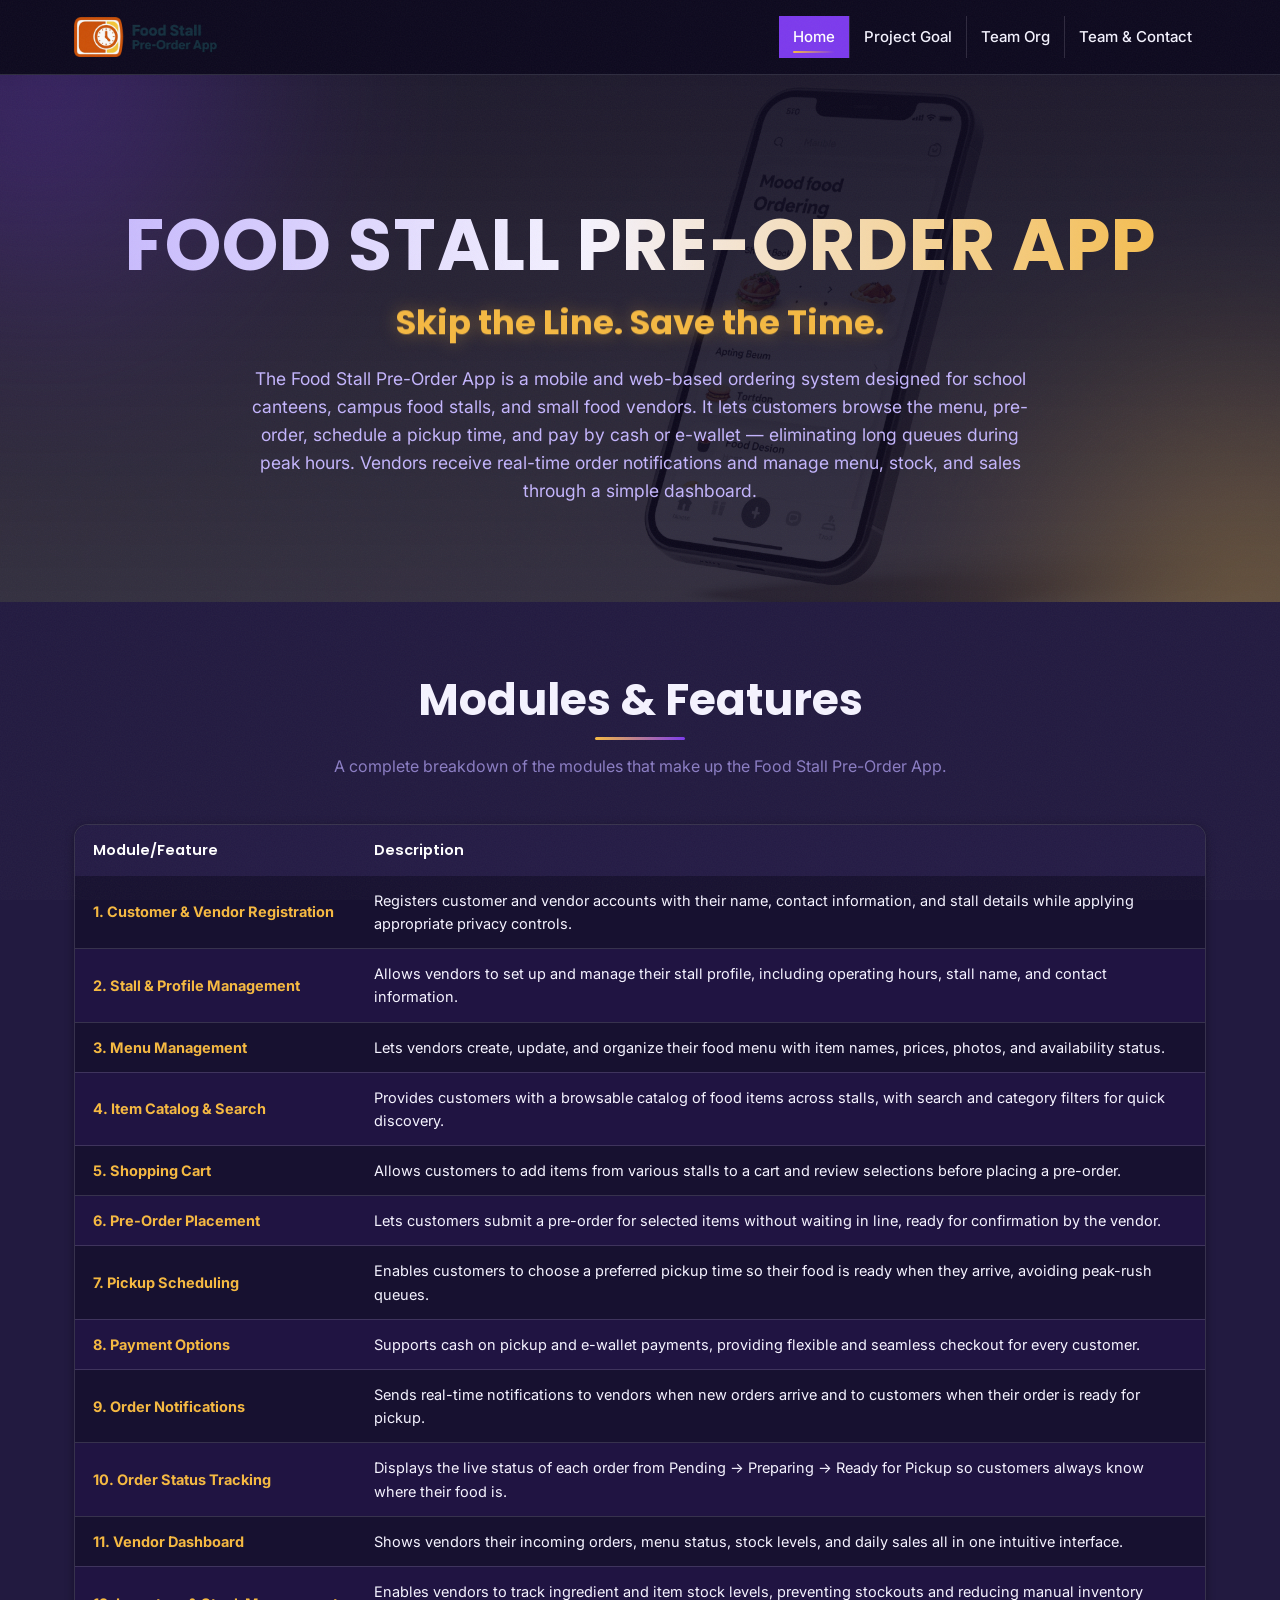
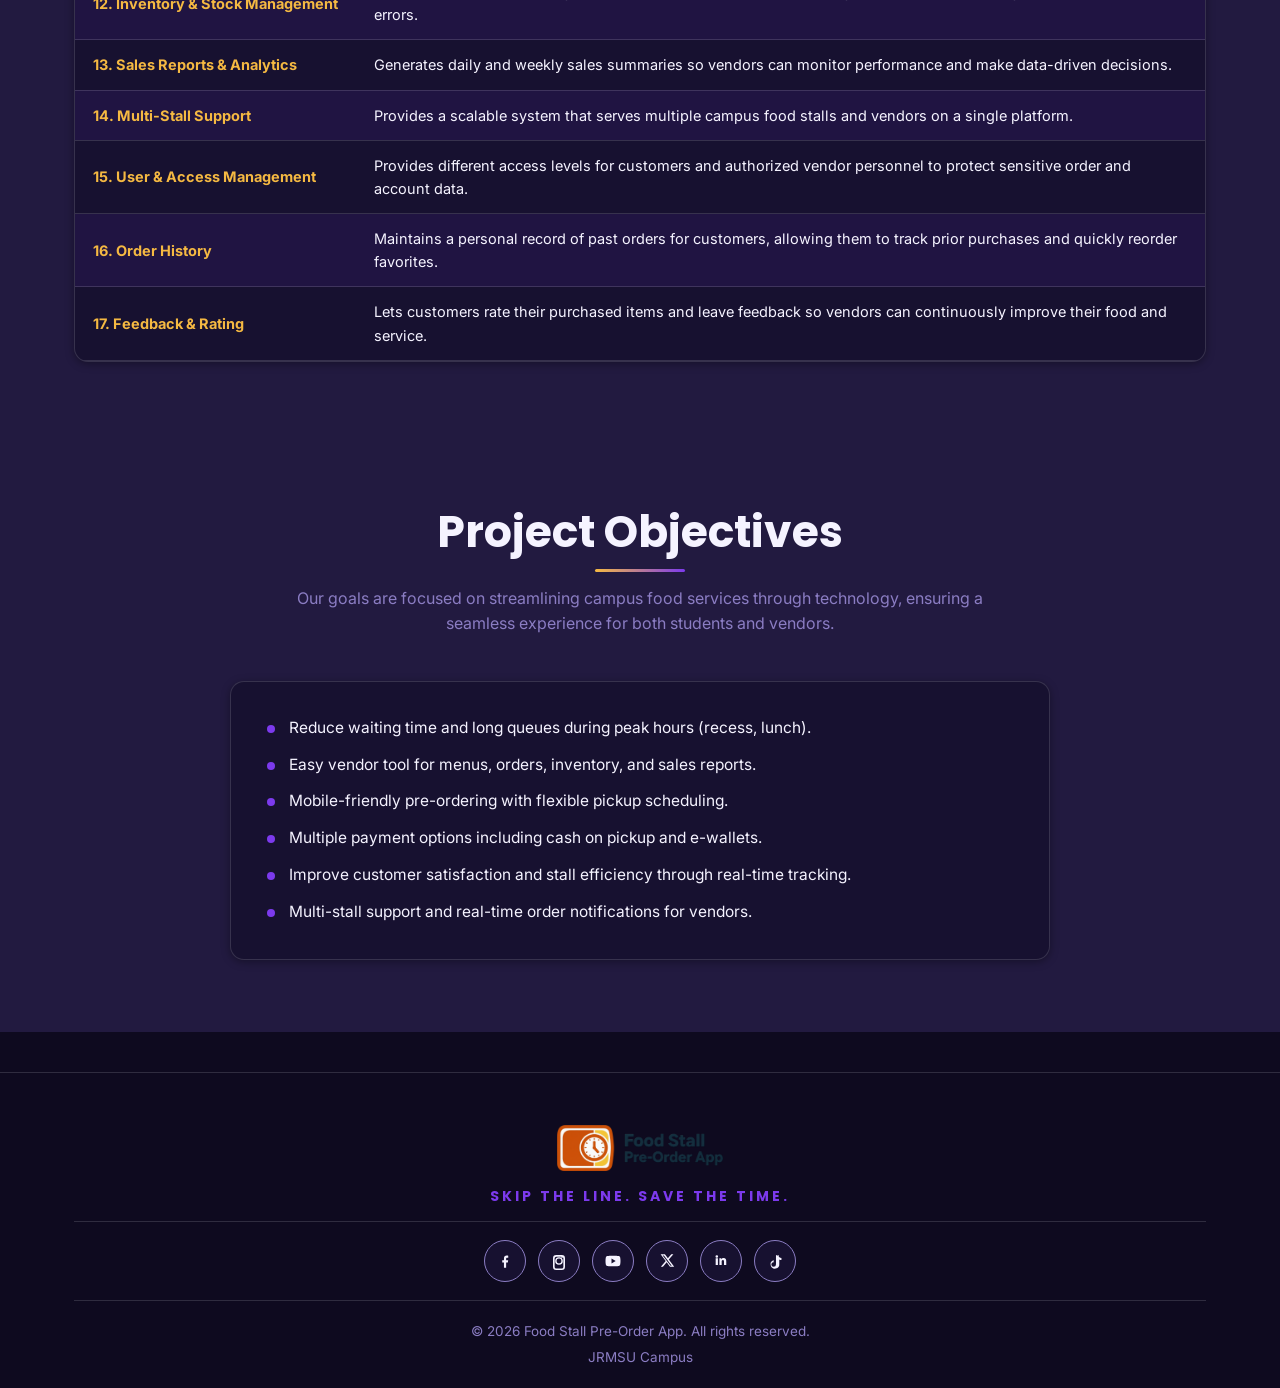
<file: index.html>
<!DOCTYPE html>
<html lang="en">

<head>
  <meta charset="UTF-8" />
  <meta name="viewport" content="width=device-width, initial-scale=1.0" />
  <title>Food Stall Pre-Order App | Home</title>
  <meta name="description" content="Skip the Line. Save the Time. Campus Canteen Pre-Ordering & Management System." />
  <link rel="preconnect" href="https://fonts.googleapis.com" />
  <link rel="preconnect" href="https://fonts.gstatic.com" crossorigin />
  <link rel="stylesheet"
    href="https://fonts.googleapis.com/css2?family=Poppins:wght@600;700&family=Inter:wght@400;500;600;700&display=swap" />
  <link rel="stylesheet" href="css/style.css" />
</head>

<body data-page="home">

  <header class="site-header">
    <div class="container nav">
      <a class="brand" href="index.html">
        <img class="brand-logo" src="img/logo.png" alt="Food Stall Pre-Order App" />
      </a>
      <button class="nav-toggle" aria-label="Toggle menu" aria-expanded="false">☰</button>
      <nav class="nav-menu">
        <a href="index.html" data-nav="home">Home</a>        
        <a href="project_goal.html" data-nav="gantt">Project Goal</a>
        <a href="team-organization.html" data-nav="org">Team Org</a>
        <a href="team-contact.html" data-nav="team">Team &amp; Contact</a>
      </nav>
    </div>
  </header>

  <main>
    <!-- HERO -->
    <section class="hero">
      <div class="container">
        <h1>Food Stall Pre-Order App</h1>
        <h5 class="tagline">Skip the Line. Save the Time.</h5>
        <p class="sub">
          The Food Stall Pre-Order App is a mobile and web-based ordering system designed for
          school canteens, campus food stalls, and small food vendors. It lets
          customers browse the menu, pre-order, schedule a pickup time, and pay
          by cash or e-wallet — eliminating long queues during peak hours.
          Vendors receive real-time order notifications and manage menu, stock,
          and sales through a simple dashboard.
        </p>
      </div>
    </section>
    <!-- MODULES & FEATURES -->
    <section class="section section-alt">
      <div class="container">
        <div class="text-center">
          <h2 class="section-title">Modules &amp; Features</h2>
          <p class="section-sub">A complete breakdown of the modules that make up the Food Stall Pre-Order App.</p>
        </div>
        <div class="table-wrap">
          <table>
            <thead>
              <tr>
                <th style="width:240px;">Module/Feature</th>
                <th>Description</th>
              </tr>
            </thead>
            <tbody>
              <tr>
                <td class="num">1. Customer &amp; Vendor Registration</td>
                <td>Registers customer and vendor accounts with their name, contact information, and stall details while
                  applying appropriate privacy controls.</td>
              </tr>
              <tr>
                <td class="num">2. Stall &amp; Profile Management</td>
                <td>Allows vendors to set up and manage their stall profile, including operating hours, stall name, and
                  contact information.</td>
              </tr>
              <tr>
                <td class="num">3. Menu Management</td>
                <td>Lets vendors create, update, and organize their food menu with item names, prices, photos, and
                  availability status.</td>
              </tr>
              <tr>
                <td class="num">4. Item Catalog &amp; Search</td>
                <td>Provides customers with a browsable catalog of food items across stalls, with search and category
                  filters for quick discovery.</td>
              </tr>
              <tr>
                <td class="num">5. Shopping Cart</td>
                <td>Allows customers to add items from various stalls to a cart and review selections before placing a
                  pre-order.</td>
              </tr>
              <tr>
                <td class="num">6. Pre-Order Placement</td>
                <td>Lets customers submit a pre-order for selected items without waiting in line, ready for confirmation
                  by the vendor.</td>
              </tr>
              <tr>
                <td class="num">7. Pickup Scheduling</td>
                <td>Enables customers to choose a preferred pickup time so their food is ready when they arrive,
                  avoiding peak-rush queues.</td>
              </tr>
              <tr>
                <td class="num">8. Payment Options</td>
                <td>Supports cash on pickup and e-wallet payments, providing flexible and seamless checkout for every
                  customer.</td>
              </tr>
              <tr>
                <td class="num">9. Order Notifications</td>
                <td>Sends real-time notifications to vendors when new orders arrive and to customers when their order is
                  ready for pickup.</td>
              </tr>
              <tr>
                <td class="num">10. Order Status Tracking</td>
                <td>Displays the live status of each order from Pending → Preparing → Ready for Pickup so customers
                  always know where their food is.</td>
              </tr>
              <tr>
                <td class="num">11. Vendor Dashboard</td>
                <td>Shows vendors their incoming orders, menu status, stock levels, and daily sales all in one intuitive
                  interface.</td>
              </tr>
              <tr>
                <td class="num">12. Inventory &amp; Stock Management</td>
                <td>Enables vendors to track ingredient and item stock levels, preventing stockouts and reducing manual
                  inventory errors.</td>
              </tr>
              <tr>
                <td class="num">13. Sales Reports &amp; Analytics</td>
                <td>Generates daily and weekly sales summaries so vendors can monitor performance and make data-driven
                  decisions.</td>
              </tr>
              <tr>
                <td class="num">14. Multi-Stall Support</td>
                <td>Provides a scalable system that serves multiple campus food stalls and vendors on a single platform.
                </td>
              </tr>
              <tr>
                <td class="num">15. User &amp; Access Management</td>
                <td>Provides different access levels for customers and authorized vendor personnel to protect sensitive
                  order and account data.</td>
              </tr>
              <tr>
                <td class="num">16. Order History</td>
                <td>Maintains a personal record of past orders for customers, allowing them to track prior purchases and
                  quickly reorder favorites.</td>
              </tr>
              <tr>
                <td class="num">17. Feedback &amp; Rating</td>
                <td>Lets customers rate their purchased items and leave feedback so vendors can continuously improve
                  their food and service.</td>
              </tr>
            </tbody>
          </table>
        </div>
      </div>
    </section>

    <!-- PROJECT OBJECTIVES -->
    <section class="section section-alt">
      <div class="container">
        <div class="text-center">
          <h2 class="section-title">Project Objectives</h2>
          <p class="section-sub">Our goals are focused on streamlining campus food services through technology, ensuring
            a seamless experience for both students and vendors.</p>
        </div>
        <div class="list-wrap">
          <div class="list-block">
            <ul>
              <li>Reduce waiting time and long queues during peak hours (recess, lunch).</li>
              <li>Easy vendor tool for menus, orders, inventory, and sales reports.</li>
              <li>Mobile-friendly pre-ordering with flexible pickup scheduling.</li>
              <li>Multiple payment options including cash on pickup and e-wallets.</li>
              <li>Improve customer satisfaction and stall efficiency through real-time tracking.</li>
              <li>Multi-stall support and real-time order notifications for vendors.</li>
            </ul>
          </div>
        </div>
      </div>
    </section>

  
  </main>

  <footer class="site-footer">
    <div class="container">
      <div class="footer-brand">
        <a class="brand" href="index.html" id="footer-app-link">
          <img class="brand-logo" src="img/logo.png" alt="Food Stall Pre-Order App" />
        </a>
      </div>
      <p class="footer-tagline">Skip the Line. Save the Time.</p>
      <div class="footer-bottom">
        <span>© <span id="year">2026</span> Food Stall Pre-Order App. All rights reserved.</span>
        <span>JRMSU Campus</span>
      </div>
    </div>
  </footer>

  <script src="js/main.js"></script>
</body>

</html>
</file>
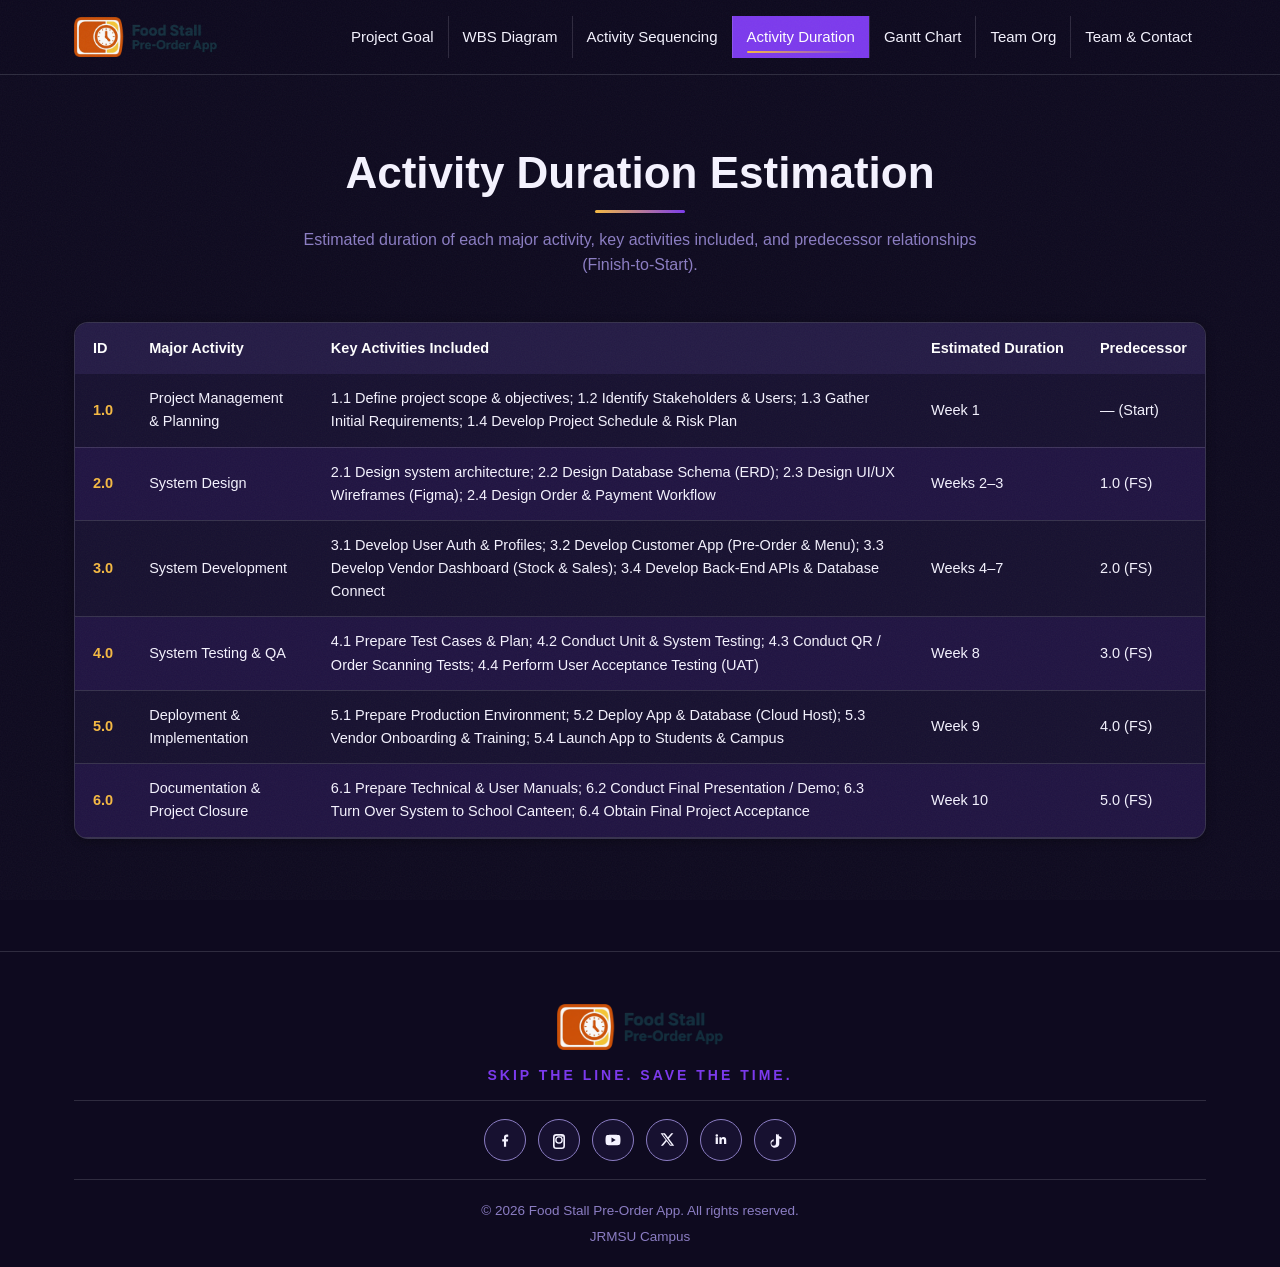
<file: activity-duration.html>
<!DOCTYPE html>
<html lang="en">

<head>
  <meta charset="UTF-8" />
  <meta name="viewport" content="width=device-width, initial-scale=1.0" />
  <title>Activity Duration | Food Stall Pre-Order App</title>
  <meta name="description"
    content="Task durations, dependencies, and deadlines for the Food Stall Pre-Order App project." />
  <link rel="stylesheet" href="css/style.css" />
</head>

<body data-page="duration">

  <header class="site-header">
    <div class="container nav">
      <a class="brand" href="index.html">
        <img class="brand-logo" src="img/logo.png" alt="Food Stall Pre-Order App" />
      </a>
      <button class="nav-toggle" aria-label="Toggle menu" aria-expanded="false">☰</button>
      <nav class="nav-menu">
        <a href="index.html" data-nav="home">Project Goal</a>
        
        <a href="wbs-diagram.html" data-nav="wbs">WBS Diagram</a>
        <a href="activity-sequencing.html" data-nav="sequencing">Activity Sequencing</a>
        <a href="activity-duration.html" data-nav="duration">Activity Duration</a>
        <a href="gantt-chart.html" data-nav="gantt">Gantt Chart</a>
        <a href="team-organization.html" data-nav="org">Team Org</a>
        <a href="team-contact.html" data-nav="team">Team &amp; Contact</a>
      </nav>
    </div>
  </header>

  <main>
    <section class="section">
      <div class="container">
        <div class="text-center">
          <h2 class="section-title">Activity Duration Estimation</h2>
          <p class="section-sub">Estimated duration of each major activity, key activities included, and predecessor
            relationships (Finish-to-Start).</p>
        </div>
        <div class="table-wrap">
          <table>
            <thead>
              <tr>
                <th>ID</th>
                <th>Major Activity</th>
                <th>Key Activities Included</th>
                <th>Estimated Duration</th>
                <th>Predecessor</th>
              </tr>
            </thead>
            <tbody>
              <tr>
                <td class="num">1.0</td>
                <td>Project Management &amp; Planning</td>
                <td>1.1 Define project scope &amp; objectives; 1.2 Identify Stakeholders &amp; Users; 1.3 Gather Initial
                  Requirements; 1.4 Develop Project Schedule &amp; Risk Plan</td>
                <td>Week 1</td>
                <td>— (Start)</td>
              </tr>
              <tr>
                <td class="num">2.0</td>
                <td>System Design</td>
                <td>2.1 Design system architecture; 2.2 Design Database Schema (ERD); 2.3 Design UI/UX Wireframes
                  (Figma); 2.4 Design Order &amp; Payment Workflow</td>
                <td>Weeks 2–3</td>
                <td>1.0 (FS)</td>
              </tr>
              <tr>
                <td class="num">3.0</td>
                <td>System Development</td>
                <td>3.1 Develop User Auth &amp; Profiles; 3.2 Develop Customer App (Pre-Order &amp; Menu); 3.3 Develop
                  Vendor Dashboard (Stock &amp; Sales); 3.4 Develop Back-End APIs &amp; Database Connect</td>
                <td>Weeks 4–7</td>
                <td>2.0 (FS)</td>
              </tr>
              <tr>
                <td class="num">4.0</td>
                <td>System Testing &amp; QA</td>
                <td>4.1 Prepare Test Cases &amp; Plan; 4.2 Conduct Unit &amp; System Testing; 4.3 Conduct QR / Order
                  Scanning Tests; 4.4 Perform User Acceptance Testing (UAT)</td>
                <td>Week 8</td>
                <td>3.0 (FS)</td>
              </tr>
              <tr>
                <td class="num">5.0</td>
                <td>Deployment &amp; Implementation</td>
                <td>5.1 Prepare Production Environment; 5.2 Deploy App &amp; Database (Cloud Host); 5.3 Vendor
                  Onboarding &amp; Training; 5.4 Launch App to Students &amp; Campus</td>
                <td>Week 9</td>
                <td>4.0 (FS)</td>
              </tr>
              <tr>
                <td class="num">6.0</td>
                <td>Documentation &amp; Project Closure</td>
                <td>6.1 Prepare Technical &amp; User Manuals; 6.2 Conduct Final Presentation / Demo; 6.3 Turn Over
                  System to School Canteen; 6.4 Obtain Final Project Acceptance</td>
                <td>Week 10</td>
                <td>5.0 (FS)</td>
              </tr>
            </tbody>
          </table>
        </div>
      </div>
    </section>
  </main>

  <footer class="site-footer">
    <div class="container">
      <div class="footer-brand">
        <a class="brand" href="index.html" id="footer-app-link">
          <img class="brand-logo" src="img/logo.png" alt="Food Stall Pre-Order App" />
        </a>
      </div>
      <p class="footer-tagline">Skip the Line. Save the Time.</p>
      <div class="footer-bottom">
        <span>© <span id="year">2026</span> Food Stall Pre-Order App. All rights reserved.</span>
        <span>JRMSU Campus</span>
      </div>
    </div>
  </footer>

  <script src="js/main.js"></script>
</body>

</html>
</file>
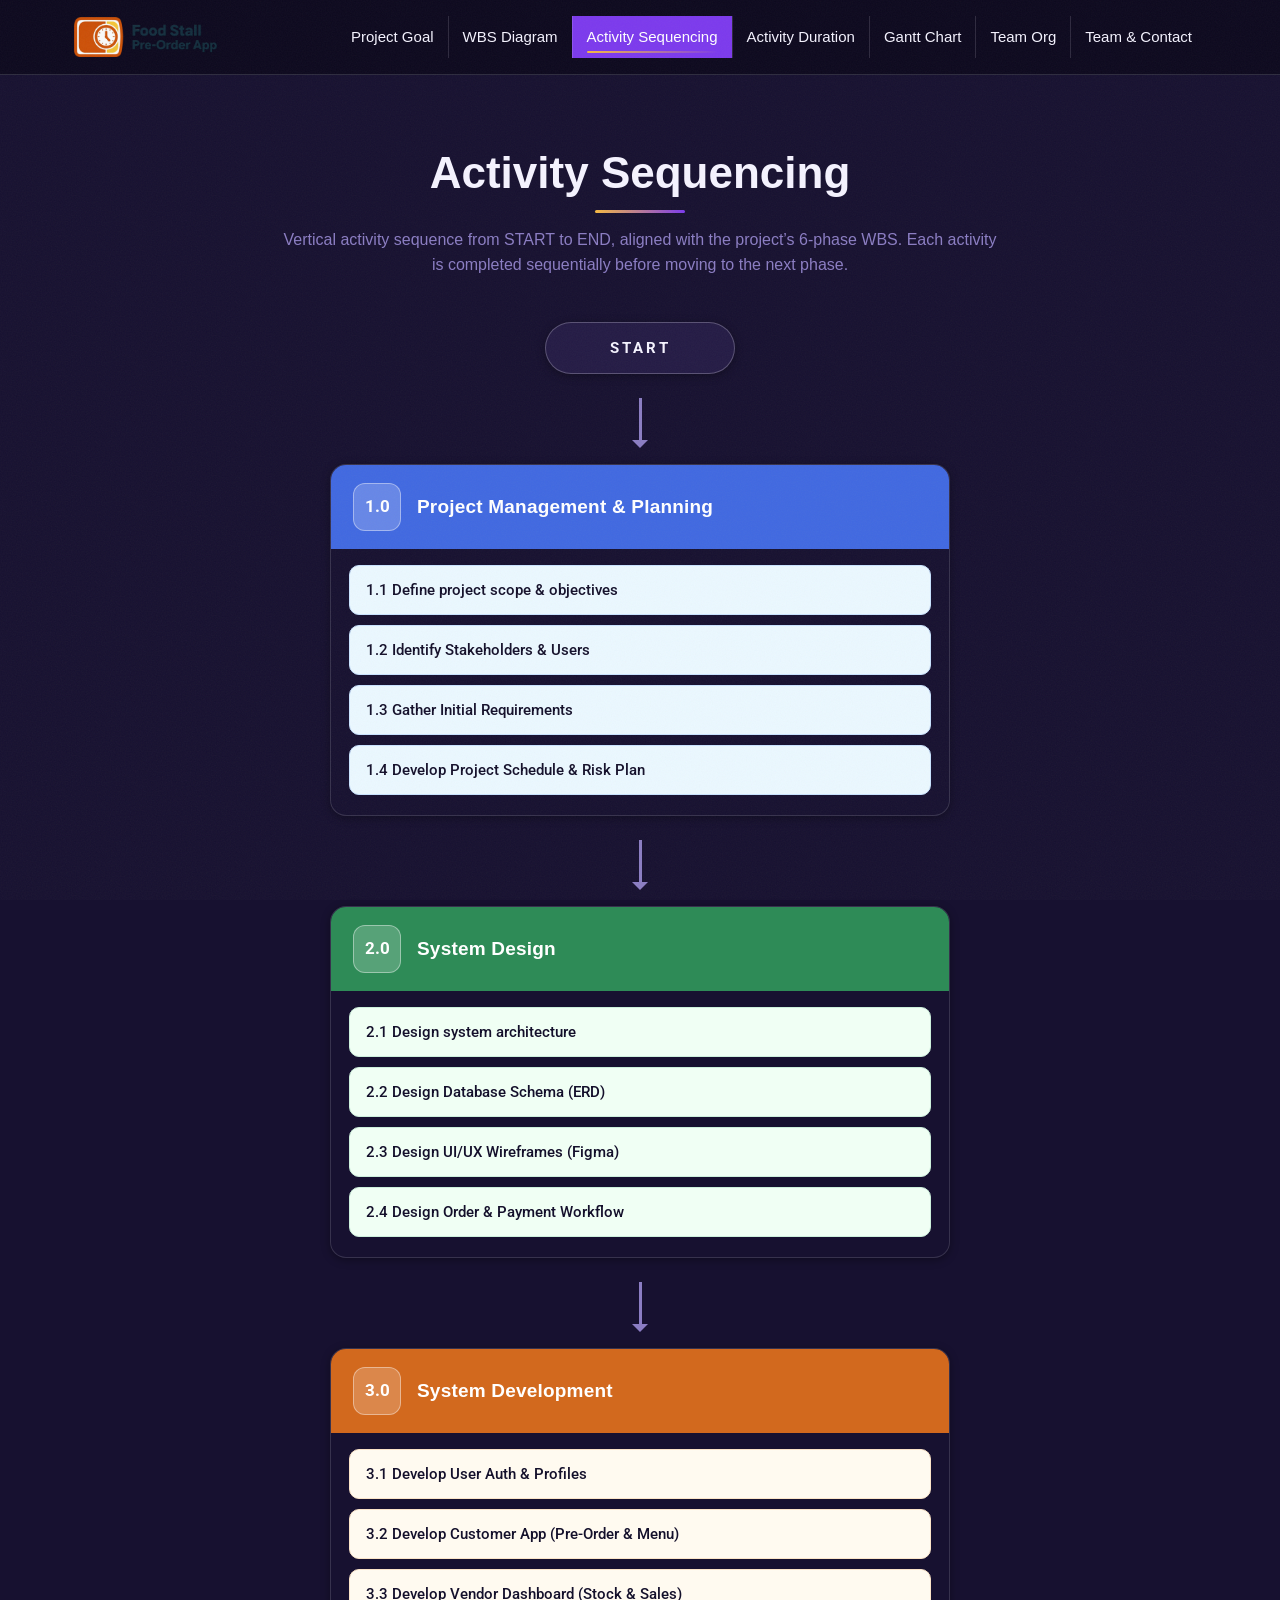
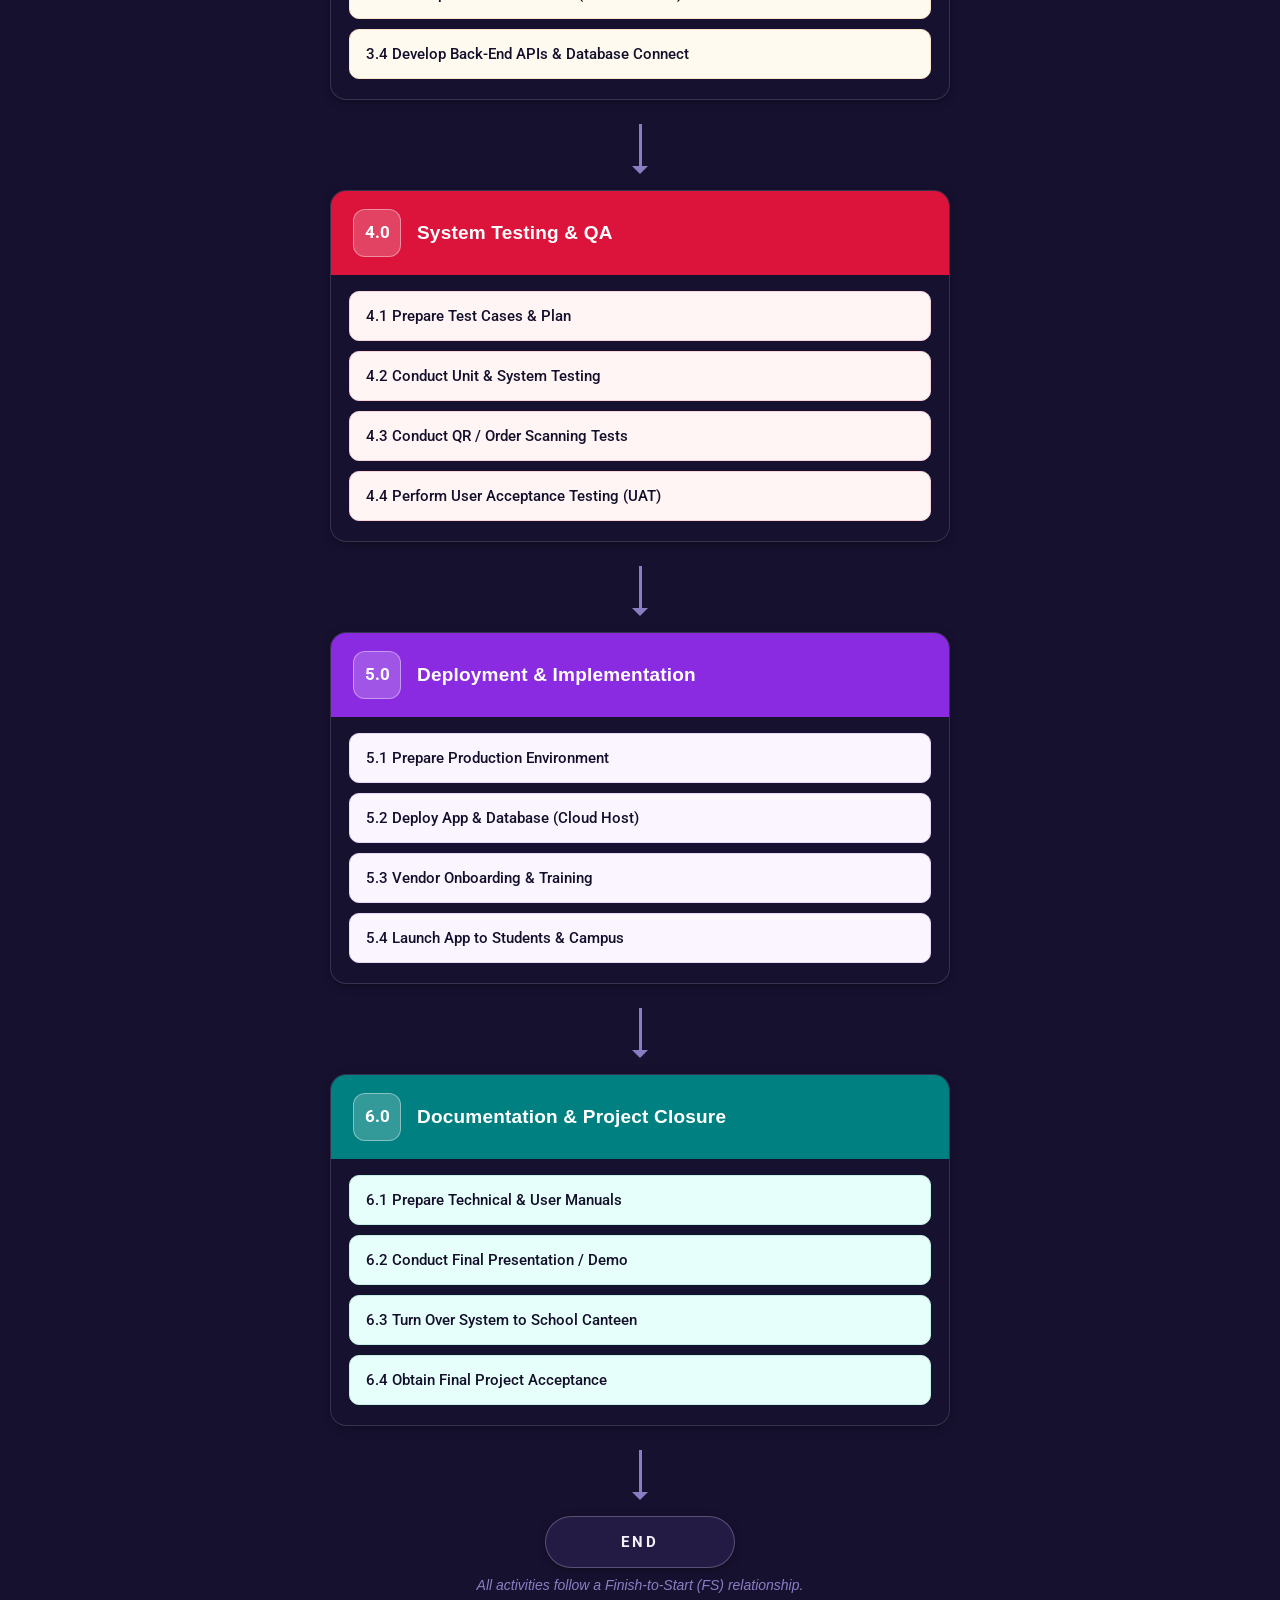
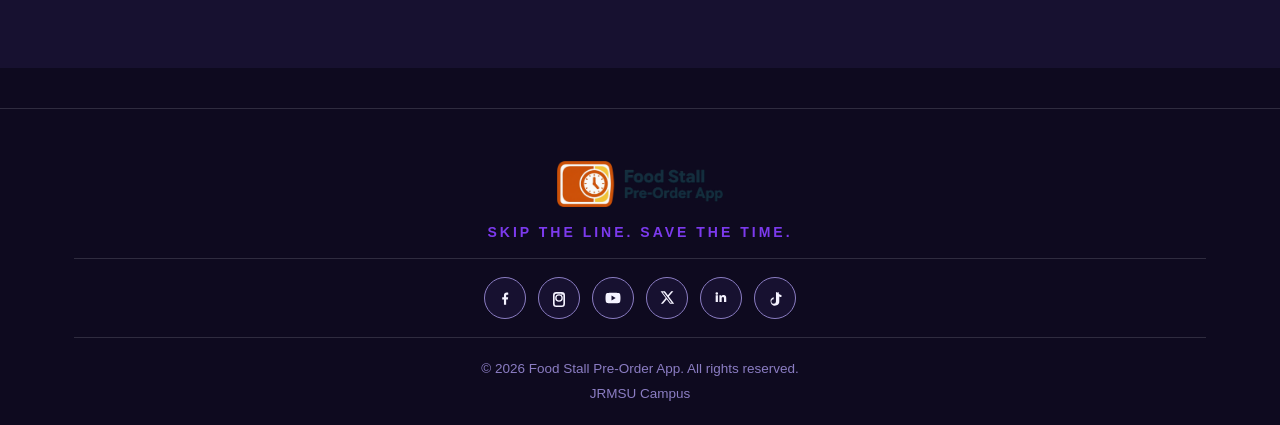
<file: activity-sequencing.html>
<!DOCTYPE html>
<html lang="en">

<head>
  <meta charset="UTF-8" />
  <meta name="viewport" content="width=device-width, initial-scale=1.0" />
  <title>Activity Sequencing | Food Stall Pre-Order App</title>
  <meta name="description"
    content="Activity sequencing of the Food Stall Pre-Order App project with Finish-to-Start relationships." />
  <link rel="stylesheet" href="https://fonts.googleapis.com/css2?family=Roboto:wght@400;500;700&display=swap" />
  <link rel="stylesheet" href="css/style.css" />
</head>

<body data-page="sequencing">

  <header class="site-header">
    <div class="container nav">
      <a class="brand" href="index.html">
        <img class="brand-logo" src="img/logo.png" alt="Food Stall Pre-Order App" />
      </a>
      <button class="nav-toggle" aria-label="Toggle menu" aria-expanded="false">☰</button>
      <nav class="nav-menu">
        <a href="index.html" data-nav="home">Project Goal</a>
        
        <a href="wbs-diagram.html" data-nav="wbs">WBS Diagram</a>
        <a href="activity-sequencing.html" data-nav="sequencing">Activity Sequencing</a>
        <a href="activity-duration.html" data-nav="duration">Activity Duration</a>
        <a href="gantt-chart.html" data-nav="gantt">Gantt Chart</a>
        <a href="team-organization.html" data-nav="org">Team Org</a>
        <a href="team-contact.html" data-nav="team">Team &amp; Contact</a>
      </nav>
    </div>
  </header>

  <main>
    <section class="section" id="activity-sequencing">
      <div class="container text-center">
        <h2 class="section-title">Activity Sequencing</h2>
        <p class="section-sub">Vertical activity sequence from START to END, aligned with the project&rsquo;s 6-phase
          WBS. Each activity is completed sequentially before moving to the next phase.</p>
      </div>
      <div class="container">
        <div class="as-diagram">
          <div class="as-node start">Start</div>
          <div class="as-arrow"></div>

          <article class="as-card c1">
            <div class="as-card-head">
              <div class="as-num">1.0</div>
              <h3>Project Management &amp; Planning</h3>
            </div>
            <div class="as-tasks">
              <div class="as-task">1.1 Define project scope &amp; objectives</div>
              <div class="as-task">1.2 Identify Stakeholders &amp; Users</div>
              <div class="as-task">1.3 Gather Initial Requirements</div>
              <div class="as-task">1.4 Develop Project Schedule &amp; Risk Plan</div>
            </div>
          </article>

          <div class="as-arrow"></div>
          <article class="as-card c2">
            <div class="as-card-head">
              <div class="as-num">2.0</div>
              <h3>System Design</h3>
            </div>
            <div class="as-tasks">
              <div class="as-task">2.1 Design system architecture</div>
              <div class="as-task">2.2 Design Database Schema (ERD)</div>
              <div class="as-task">2.3 Design UI/UX Wireframes (Figma)</div>
              <div class="as-task">2.4 Design Order &amp; Payment Workflow</div>
            </div>
          </article>

          <div class="as-arrow"></div>
          <article class="as-card c3">
            <div class="as-card-head">
              <div class="as-num">3.0</div>
              <h3>System Development</h3>
            </div>
            <div class="as-tasks">
              <div class="as-task">3.1 Develop User Auth &amp; Profiles</div>
              <div class="as-task">3.2 Develop Customer App (Pre-Order &amp; Menu)</div>
              <div class="as-task">3.3 Develop Vendor Dashboard (Stock &amp; Sales)</div>
              <div class="as-task">3.4 Develop Back-End APIs &amp; Database Connect</div>
            </div>
          </article>

          <div class="as-arrow"></div>
          <article class="as-card c4">
            <div class="as-card-head">
              <div class="as-num">4.0</div>
              <h3>System Testing &amp; QA</h3>
            </div>
            <div class="as-tasks">
              <div class="as-task">4.1 Prepare Test Cases &amp; Plan</div>
              <div class="as-task">4.2 Conduct Unit &amp; System Testing</div>
              <div class="as-task">4.3 Conduct QR / Order Scanning Tests</div>
              <div class="as-task">4.4 Perform User Acceptance Testing (UAT)</div>
            </div>
          </article>

          <div class="as-arrow"></div>
          <article class="as-card c5">
            <div class="as-card-head">
              <div class="as-num">5.0</div>
              <h3>Deployment &amp; Implementation</h3>
            </div>
            <div class="as-tasks">
              <div class="as-task">5.1 Prepare Production Environment</div>
              <div class="as-task">5.2 Deploy App &amp; Database (Cloud Host)</div>
              <div class="as-task">5.3 Vendor Onboarding &amp; Training</div>
              <div class="as-task">5.4 Launch App to Students &amp; Campus</div>
            </div>
          </article>

          <div class="as-arrow"></div>
          <article class="as-card c6">
            <div class="as-card-head">
              <div class="as-num">6.0</div>
              <h3>Documentation &amp; Project Closure</h3>
            </div>
            <div class="as-tasks">
              <div class="as-task">6.1 Prepare Technical &amp; User Manuals</div>
              <div class="as-task">6.2 Conduct Final Presentation / Demo</div>
              <div class="as-task">6.3 Turn Over System to School Canteen</div>
              <div class="as-task">6.4 Obtain Final Project Acceptance</div>
            </div>
          </article>

          <div class="as-arrow"></div>
          <div class="as-node end">End</div>
        </div>
        <div class="caption">All activities follow a Finish-to-Start (FS) relationship.</div>


      </div>
    </section>




  </main>

  <footer class="site-footer">
    <div class="container">
      <div class="footer-brand">
        <a class="brand" href="index.html" id="footer-app-link">
          <img class="brand-logo" src="img/logo.png" alt="Food Stall Pre-Order App" />
        </a>
      </div>
      <p class="footer-tagline">Skip the Line. Save the Time.</p>
      <div class="footer-bottom">
        <span>© <span id="year">2026</span> Food Stall Pre-Order App. All rights reserved.</span>
        <span>JRMSU Campus</span>
      </div>
    </div>
  </footer>

  <script src="js/main.js"></script>
</body>

</html>
</file>
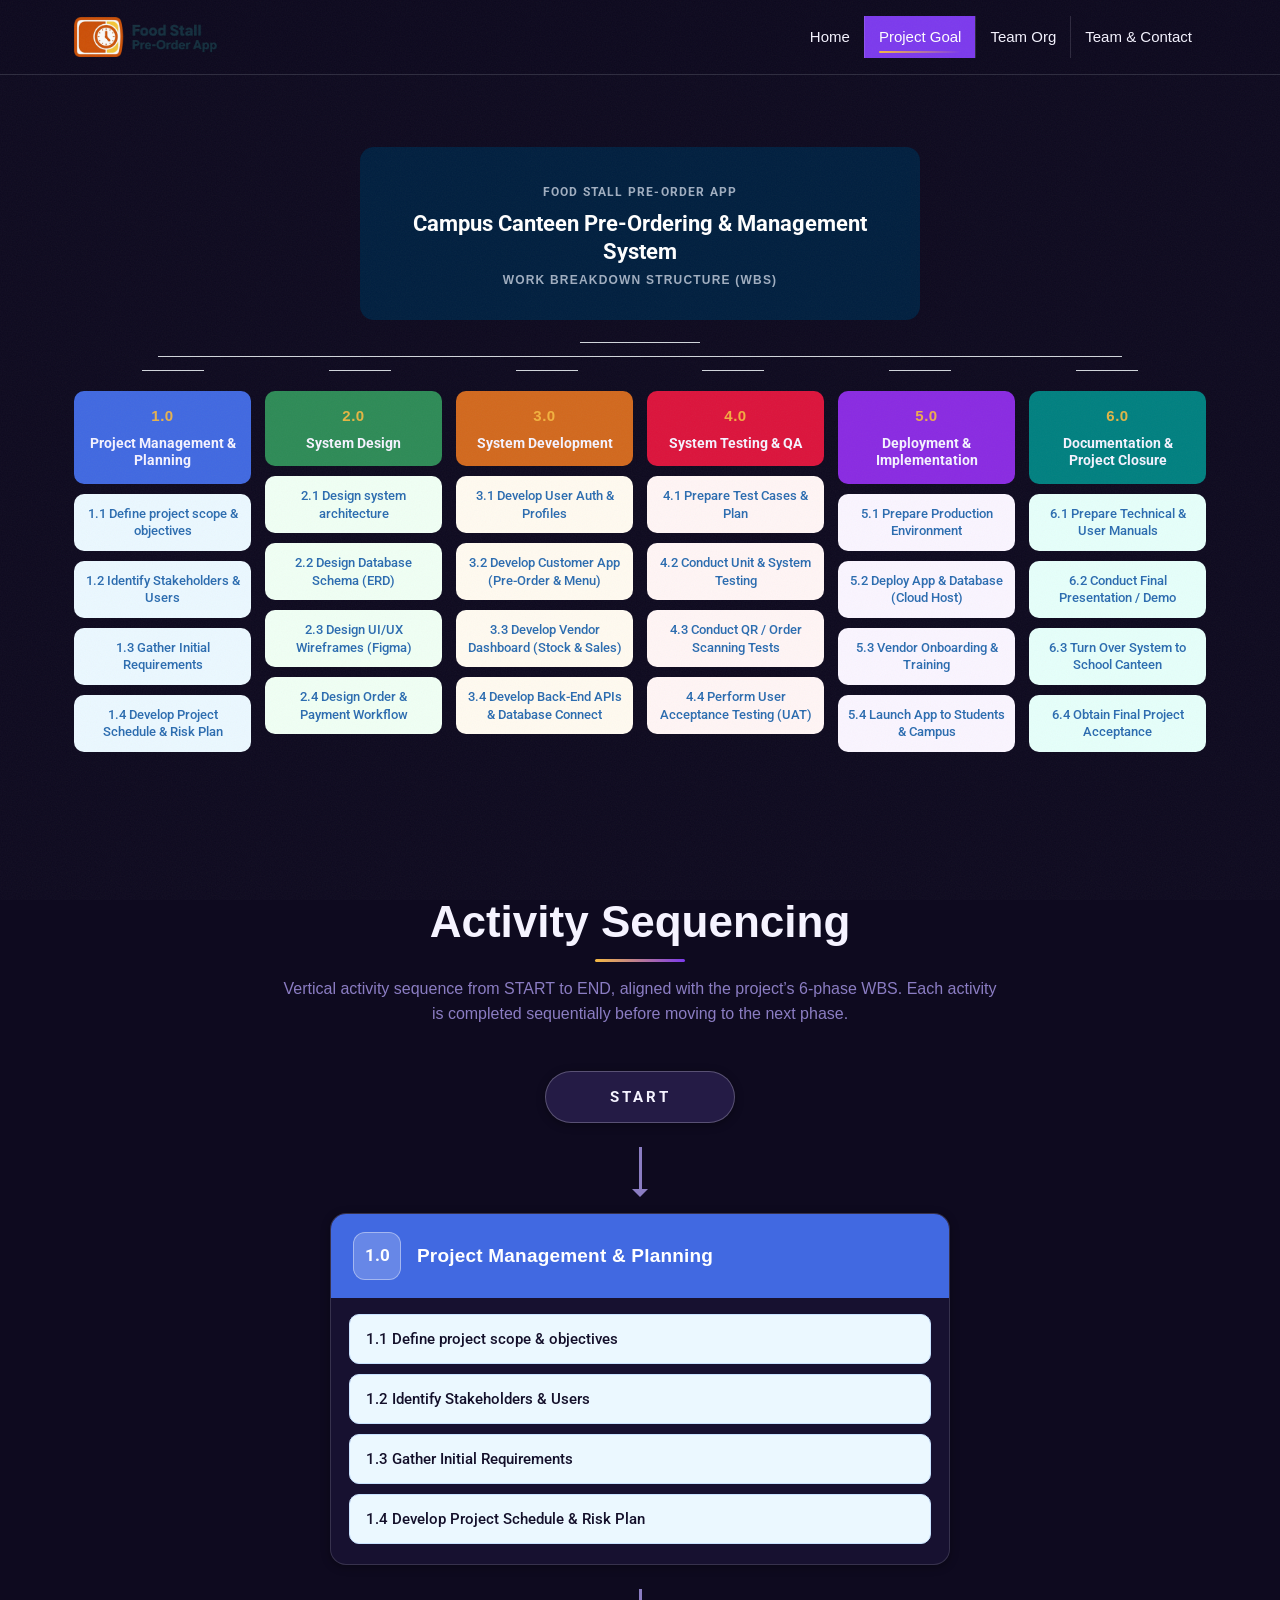
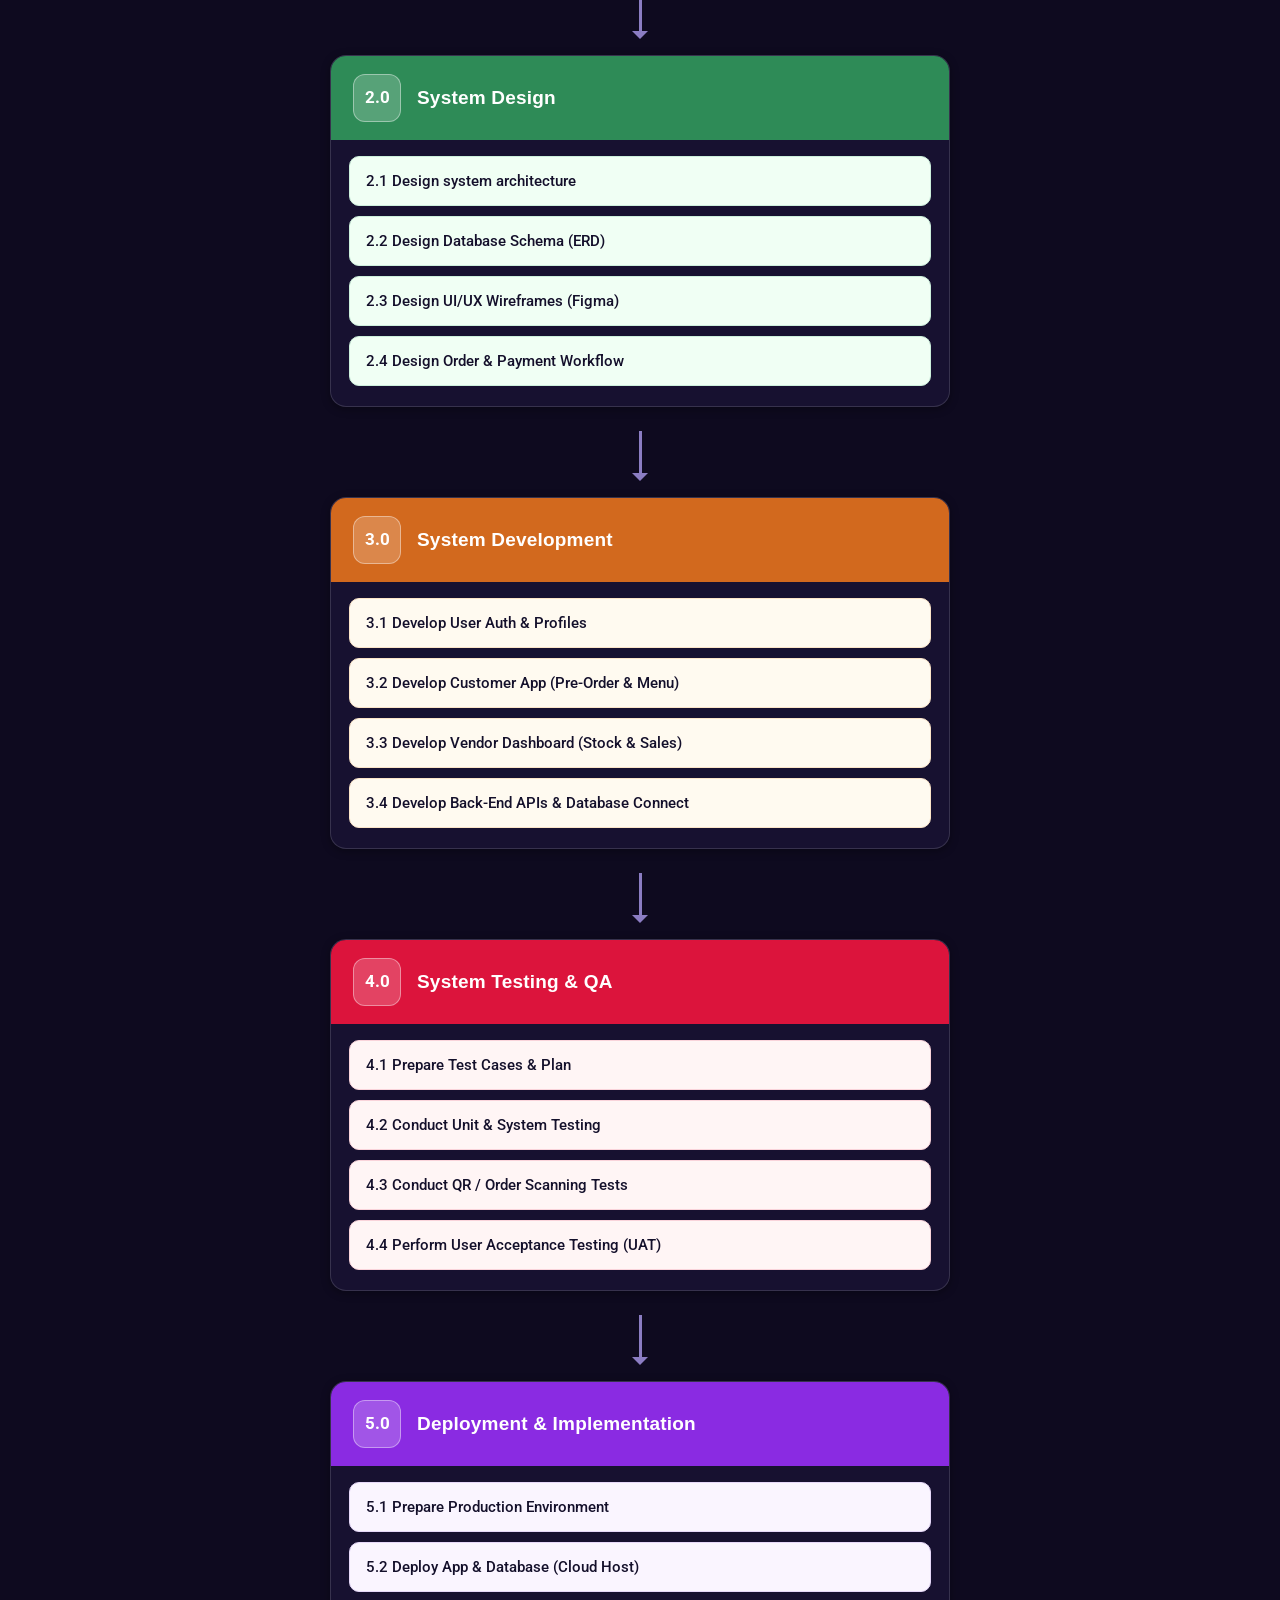
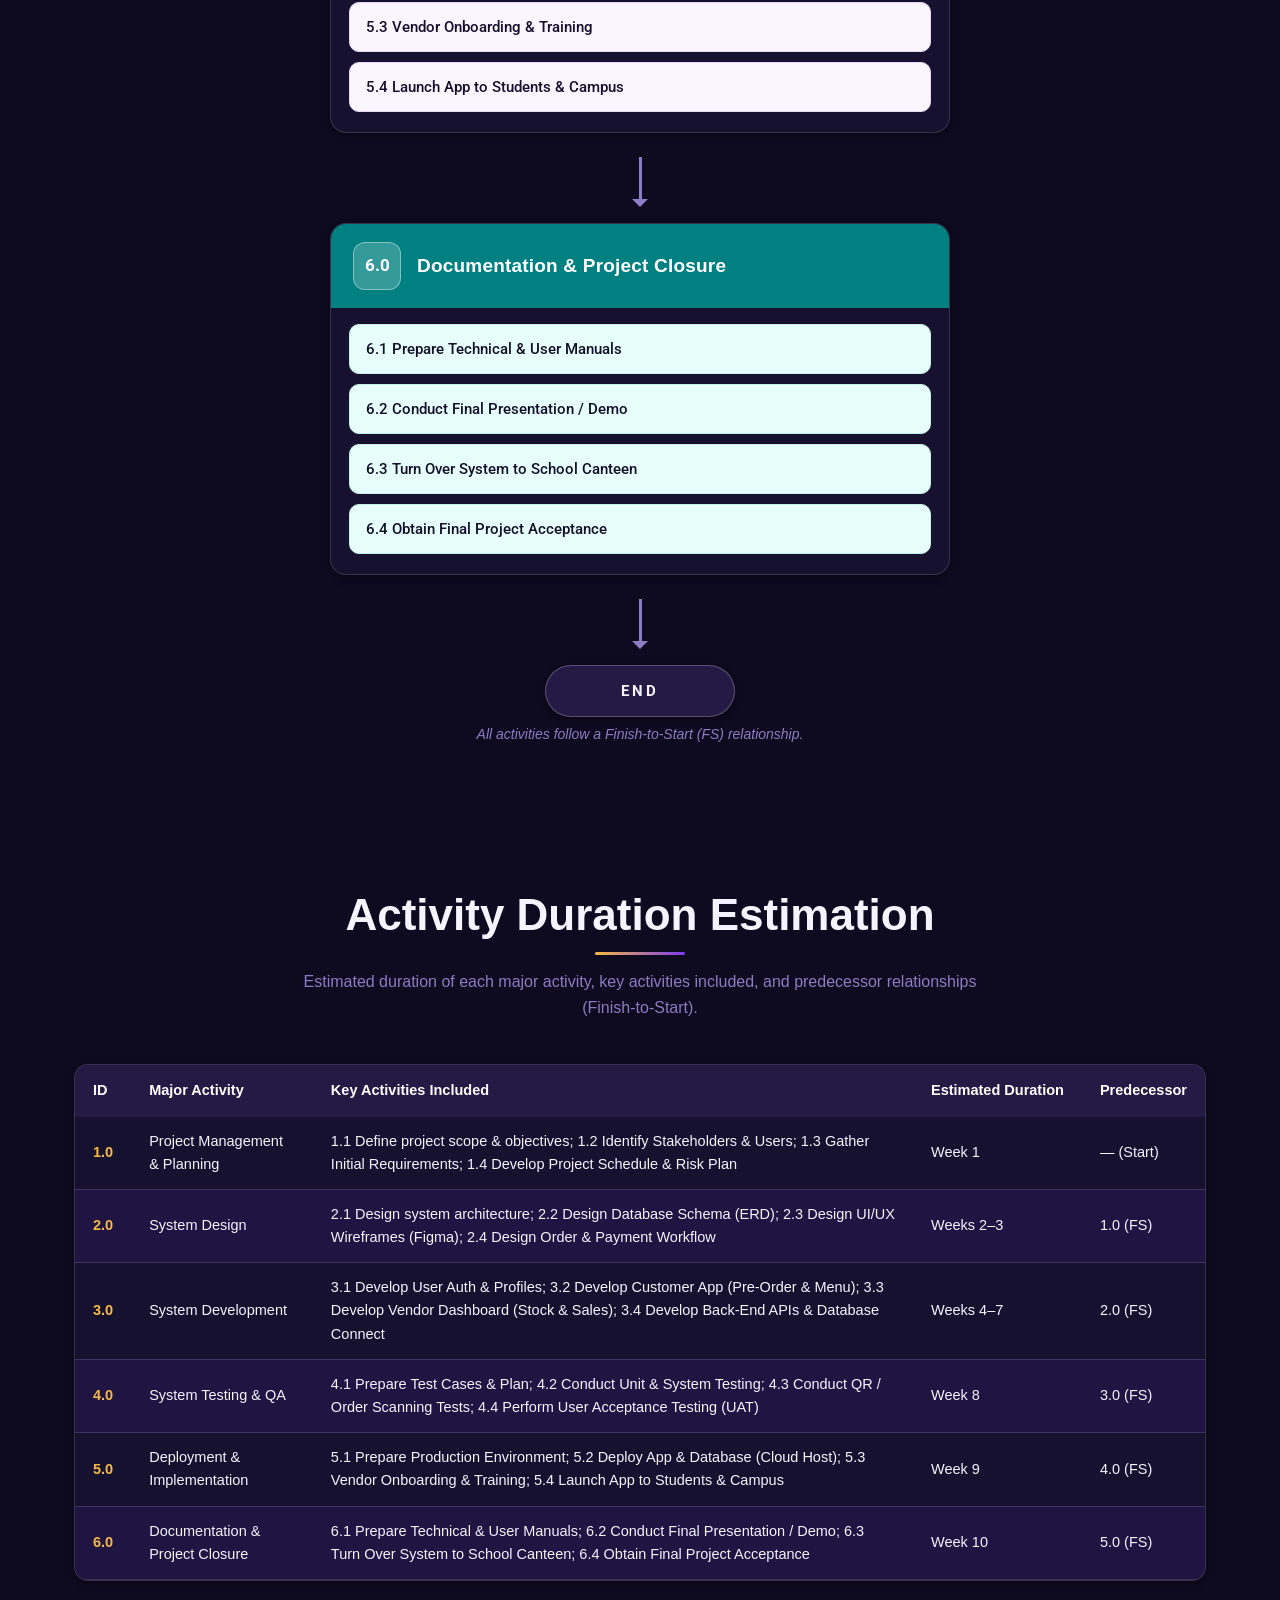
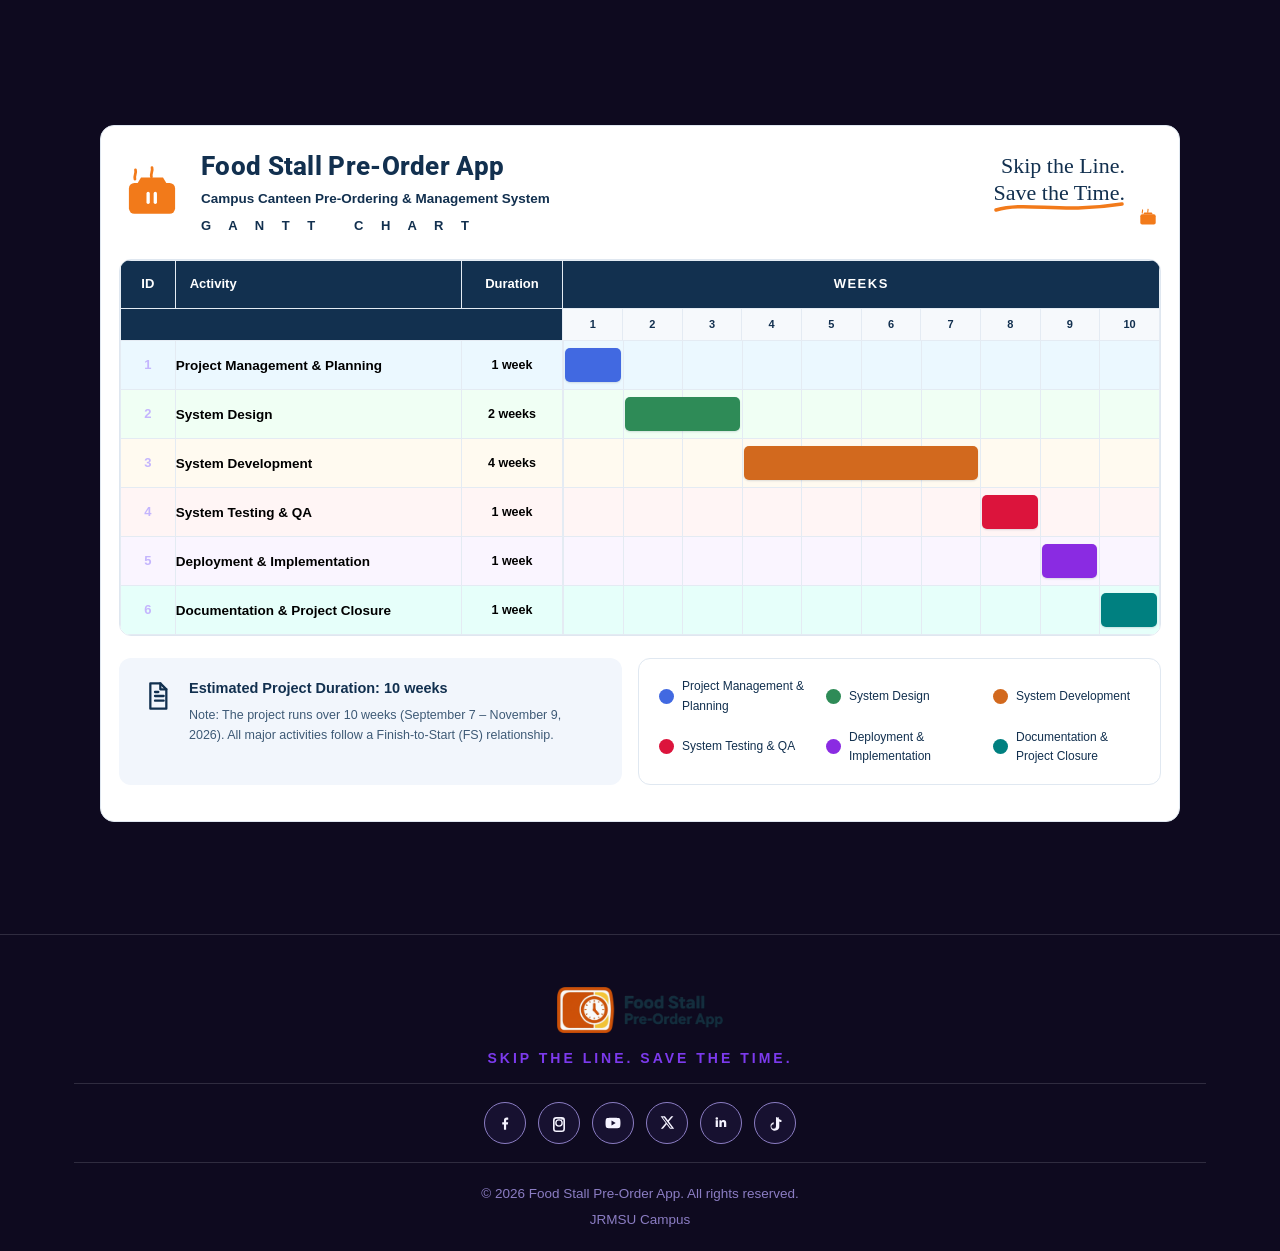
<file: project_goal.html>
<!DOCTYPE html>
<html lang="en">

<head>
  <meta charset="UTF-8" />
  <meta name="viewport" content="width=device-width, initial-scale=1.0" />
  <title>Project Goals</title>
  <meta name="description"
    content="Project goal, WBS, activity sequencing, duration estimation, and Gantt chart for the Food Stall Pre-Order App." />
  <link rel="stylesheet" href="https://fonts.googleapis.com/css2?family=Roboto:wght@500;700&display=swap" />
  <link rel="stylesheet" href="css/style.css" />
  <link rel="stylesheet" href="css/project-goal.css" />
</head>

<body data-page="gantt">

  <header class="site-header">
    <div class="container nav">
      <a class="brand" href="index.html">
        <img class="brand-logo" src="img/logo.png" alt="Food Stall Pre-Order App" />
      </a>
      <button class="nav-toggle" aria-label="Toggle menu" aria-expanded="false">☰</button>
      <nav class="nav-menu">
        <a href="index.html" data-nav="home">Home</a>
        <a href="project_goal.html" data-nav="gantt">Project Goal</a>
        <a href="team-organization.html" data-nav="org">Team Org</a>
        <a href="team-contact.html" data-nav="team">Team &amp; Contact</a>
      </nav>
    </div>
  </header>

  <main>

    <!-- PART 1: WBS -->
    <section class="section" id="wbs">
      <div class="container">
        <div class="wbs-hero">
          <span class="kicker">Food Stall Pre-Order App</span>
          <p class="main-title">Campus Canteen Pre-Ordering &amp; Management System</p>
          <h2>WORK BREAKDOWN STRUCTURE (WBS)</h2>
        </div>

        <div class="wbs-ladder" aria-hidden="true">
          <span class="ladder-line c"></span>
          <span class="ladder-line w"></span>
          <div class="ladder-cols">
            <span></span><span></span><span></span><span></span><span></span><span></span>
          </div>
        </div>

        <div class="wbs-cols">
          <div class="wbs-colx c1">
            <div class="wbs-col-head">
              <div class="wbs-num">1.0</div>
              <h6>Project Management &amp; Planning</h6>
            </div>
            <div class="wbs-col-item">1.1 Define project scope &amp; objectives</div>
            <div class="wbs-col-item">1.2 Identify Stakeholders &amp; Users</div>
            <div class="wbs-col-item">1.3 Gather Initial Requirements</div>
            <div class="wbs-col-item">1.4 Develop Project Schedule &amp; Risk Plan</div>
          </div>
          <div class="wbs-colx c2">
            <div class="wbs-col-head">
              <div class="wbs-num">2.0</div>
              <h6>System Design</h6>
            </div>
            <div class="wbs-col-item">2.1 Design system architecture</div>
            <div class="wbs-col-item">2.2 Design Database Schema (ERD)</div>
            <div class="wbs-col-item">2.3 Design UI/UX Wireframes (Figma)</div>
            <div class="wbs-col-item">2.4 Design Order &amp; Payment Workflow</div>
          </div>
          <div class="wbs-colx c3">
            <div class="wbs-col-head">
              <div class="wbs-num">3.0</div>
              <h6>System Development</h6>
            </div>
            <div class="wbs-col-item">3.1 Develop User Auth &amp; Profiles</div>
            <div class="wbs-col-item">3.2 Develop Customer App (Pre-Order &amp; Menu)</div>
            <div class="wbs-col-item">3.3 Develop Vendor Dashboard (Stock &amp; Sales)</div>
            <div class="wbs-col-item">3.4 Develop Back-End APIs &amp; Database Connect</div>
          </div>
          <div class="wbs-colx c4">
            <div class="wbs-col-head">
              <div class="wbs-num">4.0</div>
              <h6>System Testing &amp; QA</h6>
            </div>
            <div class="wbs-col-item">4.1 Prepare Test Cases &amp; Plan</div>
            <div class="wbs-col-item">4.2 Conduct Unit &amp; System Testing</div>
            <div class="wbs-col-item">4.3 Conduct QR / Order Scanning Tests</div>
            <div class="wbs-col-item">4.4 Perform User Acceptance Testing (UAT)</div>
          </div>
          <div class="wbs-colx c5">
            <div class="wbs-col-head">
              <div class="wbs-num">5.0</div>
              <h6>Deployment &amp; Implementation</h6>
            </div>
            <div class="wbs-col-item">5.1 Prepare Production Environment</div>
            <div class="wbs-col-item">5.2 Deploy App &amp; Database (Cloud Host)</div>
            <div class="wbs-col-item">5.3 Vendor Onboarding &amp; Training</div>
            <div class="wbs-col-item">5.4 Launch App to Students &amp; Campus</div>
          </div>
          <div class="wbs-colx c6">
            <div class="wbs-col-head">
              <div class="wbs-num">6.0</div>
              <h6>Documentation &amp; Project Closure</h6>
            </div>
            <div class="wbs-col-item">6.1 Prepare Technical &amp; User Manuals</div>
            <div class="wbs-col-item">6.2 Conduct Final Presentation / Demo</div>
            <div class="wbs-col-item">6.3 Turn Over System to School Canteen</div>
            <div class="wbs-col-item">6.4 Obtain Final Project Acceptance</div>
          </div>
        </div>
      </div>
    </section>

    <!-- PART 2: Activity Sequencing -->
    <section class="section" id="activity-sequencing">
      <div class="container text-center">
        <h2 class="section-title">Activity Sequencing</h2>
        <p class="section-sub">Vertical activity sequence from START to END, aligned with the project&rsquo;s 6-phase
          WBS. Each activity is completed sequentially before moving to the next phase.</p>
      </div>
      <div class="container">
        <div class="as-diagram">
          <div class="as-node start">Start</div>
          <div class="as-arrow"></div>

          <article class="as-card c1">
            <div class="as-card-head">
              <div class="as-num">1.0</div>
              <h3>Project Management &amp; Planning</h3>
            </div>
            <div class="as-tasks">
              <div class="as-task">1.1 Define project scope &amp; objectives</div>
              <div class="as-task">1.2 Identify Stakeholders &amp; Users</div>
              <div class="as-task">1.3 Gather Initial Requirements</div>
              <div class="as-task">1.4 Develop Project Schedule &amp; Risk Plan</div>
            </div>
          </article>

          <div class="as-arrow"></div>
          <article class="as-card c2">
            <div class="as-card-head">
              <div class="as-num">2.0</div>
              <h3>System Design</h3>
            </div>
            <div class="as-tasks">
              <div class="as-task">2.1 Design system architecture</div>
              <div class="as-task">2.2 Design Database Schema (ERD)</div>
              <div class="as-task">2.3 Design UI/UX Wireframes (Figma)</div>
              <div class="as-task">2.4 Design Order &amp; Payment Workflow</div>
            </div>
          </article>

          <div class="as-arrow"></div>
          <article class="as-card c3">
            <div class="as-card-head">
              <div class="as-num">3.0</div>
              <h3>System Development</h3>
            </div>
            <div class="as-tasks">
              <div class="as-task">3.1 Develop User Auth &amp; Profiles</div>
              <div class="as-task">3.2 Develop Customer App (Pre-Order &amp; Menu)</div>
              <div class="as-task">3.3 Develop Vendor Dashboard (Stock &amp; Sales)</div>
              <div class="as-task">3.4 Develop Back-End APIs &amp; Database Connect</div>
            </div>
          </article>

          <div class="as-arrow"></div>
          <article class="as-card c4">
            <div class="as-card-head">
              <div class="as-num">4.0</div>
              <h3>System Testing &amp; QA</h3>
            </div>
            <div class="as-tasks">
              <div class="as-task">4.1 Prepare Test Cases &amp; Plan</div>
              <div class="as-task">4.2 Conduct Unit &amp; System Testing</div>
              <div class="as-task">4.3 Conduct QR / Order Scanning Tests</div>
              <div class="as-task">4.4 Perform User Acceptance Testing (UAT)</div>
            </div>
          </article>

          <div class="as-arrow"></div>
          <article class="as-card c5">
            <div class="as-card-head">
              <div class="as-num">5.0</div>
              <h3>Deployment &amp; Implementation</h3>
            </div>
            <div class="as-tasks">
              <div class="as-task">5.1 Prepare Production Environment</div>
              <div class="as-task">5.2 Deploy App &amp; Database (Cloud Host)</div>
              <div class="as-task">5.3 Vendor Onboarding &amp; Training</div>
              <div class="as-task">5.4 Launch App to Students &amp; Campus</div>
            </div>
          </article>

          <div class="as-arrow"></div>
          <article class="as-card c6">
            <div class="as-card-head">
              <div class="as-num">6.0</div>
              <h3>Documentation &amp; Project Closure</h3>
            </div>
            <div class="as-tasks">
              <div class="as-task">6.1 Prepare Technical &amp; User Manuals</div>
              <div class="as-task">6.2 Conduct Final Presentation / Demo</div>
              <div class="as-task">6.3 Turn Over System to School Canteen</div>
              <div class="as-task">6.4 Obtain Final Project Acceptance</div>
            </div>
          </article>

          <div class="as-arrow"></div>
          <div class="as-node end">End</div>
        </div>
        <div class="caption">All activities follow a Finish-to-Start (FS) relationship.</div>
      </div>
    </section>

    <!-- PART 3: Activity Duration -->
    <section class="section" id="activity-duration">
      <div class="container">
        <div class="text-center">
          <h2 class="section-title">Activity Duration Estimation</h2>
          <p class="section-sub">Estimated duration of each major activity, key activities included, and predecessor
            relationships (Finish-to-Start).</p>
        </div>
        <div class="table-wrap">
          <table>
            <thead>
              <tr>
                <th>ID</th>
                <th>Major Activity</th>
                <th>Key Activities Included</th>
                <th>Estimated Duration</th>
                <th>Predecessor</th>
              </tr>
            </thead>
            <tbody>
              <tr>
                <td class="num">1.0</td>
                <td>Project Management &amp; Planning</td>
                <td>1.1 Define project scope &amp; objectives; 1.2 Identify Stakeholders &amp;
                  Users; 1.3 Gather Initial
                  Requirements; 1.4 Develop Project Schedule &amp; Risk Plan</td>
                <td>Week 1</td>
                <td>— (Start)</td>
              </tr>
              <tr>
                <td class="num">2.0</td>
                <td>System Design</td>
                <td>2.1 Design system architecture; 2.2 Design Database Schema (ERD); 2.3 Design
                  UI/UX Wireframes
                  (Figma); 2.4 Design Order &amp; Payment Workflow</td>
                <td>Weeks 2–3</td>
                <td>1.0 (FS)</td>
              </tr>
              <tr>
                <td class="num">3.0</td>
                <td>System Development</td>
                <td>3.1 Develop User Auth &amp; Profiles; 3.2 Develop Customer App (Pre-Order &amp;
                  Menu); 3.3 Develop
                  Vendor Dashboard (Stock &amp; Sales); 3.4 Develop Back-End APIs &amp; Database
                  Connect</td>
                <td>Weeks 4–7</td>
                <td>2.0 (FS)</td>
              </tr>
              <tr>
                <td class="num">4.0</td>
                <td>System Testing &amp; QA</td>
                <td>4.1 Prepare Test Cases &amp; Plan; 4.2 Conduct Unit &amp; System Testing; 4.3
                  Conduct QR / Order
                  Scanning Tests; 4.4 Perform User Acceptance Testing (UAT)</td>
                <td>Week 8</td>
                <td>3.0 (FS)</td>
              </tr>
              <tr>
                <td class="num">5.0</td>
                <td>Deployment &amp; Implementation</td>
                <td>5.1 Prepare Production Environment; 5.2 Deploy App &amp; Database (Cloud Host);
                  5.3 Vendor
                  Onboarding &amp; Training; 5.4 Launch App to Students &amp; Campus</td>
                <td>Week 9</td>
                <td>4.0 (FS)</td>
              </tr>
              <tr>
                <td class="num">6.0</td>
                <td>Documentation &amp; Project Closure</td>
                <td>6.1 Prepare Technical &amp; User Manuals; 6.2 Conduct Final Presentation / Demo;
                  6.3 Turn Over
                  System to School Canteen; 6.4 Obtain Final Project Acceptance</td>
                <td>Week 10</td>
                <td>5.0 (FS)</td>
              </tr>
            </tbody>
          </table>
        </div>
      </div>
    </section>

    <!-- PART 4: Gantt Chart -->
    <section class="section" id="gantt-chart">
      <div class="container">
        <div class="fg-wrap">

          <div class="fg-brand-row">
            <div class="fg-brand-block">
              <div class="fg-logo" aria-hidden="true">
                <svg viewBox="0 0 120 120">
                  <path d="M30 16 c2 7 -3 10 -1 17 M60 12 c2 7 -3 10 -1 17" stroke="#F27A1A" stroke-width="5"
                    stroke-linecap="round" fill="none" />
                  <path fill="#F27A1A"
                    d="M28 40 h64 a10 10 0 0 1 10 10 v36 a10 10 0 0 1 -10 10 h-64 a10 10 0 0 1 -10 -10 v-36 a10 10 0 0 1 10 -10 z" />
                  <path fill="#F27A1A" d="M34 40 l6 -10 h40 l6 10 z" />
                  <rect x="50" y="56" width="6" height="22" rx="3" fill="#ffffff" />
                  <rect x="63" y="56" width="6" height="22" rx="3" fill="#ffffff" />
                </svg>
              </div>
              <div class="fg-text">
                <h1 class="fg-title">Food Stall Pre-Order App</h1>
                <p class="fg-sub">Campus Canteen Pre-Ordering &amp; Management System</p>
                <div class="fg-label">G A N T T &nbsp; C H A R T</div>
              </div>
            </div>
            <div class="fg-tag">
              <p>Skip the Line.<br />Save the Time.</p>
              <svg class="fg-underline" viewBox="0 0 132 18" fill="none" stroke="#F27A1A" stroke-width="3.5"
                stroke-linecap="round" aria-hidden="true">
                <path d="M3 13 C 34 4, 66 17, 129 7" />
              </svg>
              <svg class="fg-mini" viewBox="0 0 120 120" aria-hidden="true">
                <path d="M30 16 c2 7 -3 10 -1 17 M60 12 c2 7 -3 10 -1 17" stroke="#F27A1A" stroke-width="6"
                  stroke-linecap="round" fill="none" />
                <path fill="#F27A1A"
                  d="M28 40 h64 a10 10 0 0 1 10 10 v36 a10 10 0 0 1 -10 10 h-64 a10 10 0 0 1 -10 -10 v-36 a10 10 0 0 1 10 -10 z" />
                <path fill="#F27A1A" d="M34 40 l6 -10 h40 l6 10 z" />
              </svg>
            </div>
          </div>

          <div class="fg-scroll">
            <table class="fg-table">
              <thead>
                <tr>
                  <th class="fg-idh">ID</th>
                  <th class="fg-acth">Activity</th>
                  <th class="fg-durh">Duration</th>
                  <th class="fg-weeksh" colspan="10">Weeks</th>
                </tr>
                <tr class="fg-weekrow">
                  <td colspan="3" class="fg-labels"></td>
                  <td>1</td>
                  <td>2</td>
                  <td>3</td>
                  <td>4</td>
                  <td>5</td>
                  <td>6</td>
                  <td>7</td>
                  <td>8</td>
                  <td>9</td>
                  <td>10</td>
                </tr>
              </thead>
              <tbody>
                <tr class="fg-r1">
                  <td class="fg-tdid">1</td>
                  <td class="fg-tdact">Project Management &amp; Planning</td>
                  <td class="fg-tddur">1 week</td>
                  <td colspan="10" class="fg-tdtrack">
                    <div class="fg-track">
                      <div class="fg-bar fg-b-blue g1"></div>
                    </div>
                  </td>
                </tr>
                <tr class="fg-r2">
                  <td class="fg-tdid">2</td>
                  <td class="fg-tdact">System Design</td>
                  <td class="fg-tddur">2 weeks</td>
                  <td colspan="10" class="fg-tdtrack">
                    <div class="fg-track">
                      <div class="fg-bar fg-b-green g2-3"></div>
                    </div>
                  </td>
                </tr>
                <tr class="fg-r3">
                  <td class="fg-tdid">3</td>
                  <td class="fg-tdact">System Development</td>
                  <td class="fg-tddur">4 weeks</td>
                  <td colspan="10" class="fg-tdtrack">
                    <div class="fg-track">
                      <div class="fg-bar fg-b-orange g4-7"></div>
                    </div>
                  </td>
                </tr>
                <tr class="fg-r4">
                  <td class="fg-tdid">4</td>
                  <td class="fg-tdact">System Testing &amp; QA</td>
                  <td class="fg-tddur">1 week</td>
                  <td colspan="10" class="fg-tdtrack">
                    <div class="fg-track">
                      <div class="fg-bar fg-b-red g8"></div>
                    </div>
                  </td>
                </tr>
                <tr class="fg-r5">
                  <td class="fg-tdid">5</td>
                  <td class="fg-tdact">Deployment &amp; Implementation</td>
                  <td class="fg-tddur">1 week</td>
                  <td colspan="10" class="fg-tdtrack">
                    <div class="fg-track">
                      <div class="fg-bar fg-b-purple g9"></div>
                    </div>
                  </td>
                </tr>
                <tr class="fg-r6">
                  <td class="fg-tdid">6</td>
                  <td class="fg-tdact">Documentation &amp; Project Closure</td>
                  <td class="fg-tddur">1 week</td>
                  <td colspan="10" class="fg-tdtrack">
                    <div class="fg-track">
                      <div class="fg-bar fg-b-teal g10"></div>
                    </div>
                  </td>
                </tr>
              </tbody>
            </table>
          </div>

          <div class="fg-footer">
            <div class="fg-infocard">
              <div class="fg-docicon" aria-hidden="true">
                <svg viewBox="0 0 24 24" fill="none" stroke="#12304F" stroke-width="1.7" stroke-linejoin="round"
                  stroke-linecap="round">
                  <path d="M7 2.5h7.5L19 7v14.5H7z" />
                  <path d="M14.5 2.5V7H19" />
                  <line x1="10.5" y1="12" x2="17" y2="12" />
                  <line x1="10.5" y1="15.5" x2="17" y2="15.5" />
                  <line x1="10.5" y1="9" x2="13" y2="9" />
                </svg>
              </div>
              <div class="fg-infotext">
                <div class="fg-dur"><strong>Estimated Project Duration:</strong> 10 weeks</div>
                <p class="fg-note">Note: The project runs over 10 weeks (September 7 &ndash;
                  November 9, 2026). All
                  major activities follow a Finish-to-Start (FS) relationship.</p>
              </div>
            </div>

            <div class="fg-legendcard">
              <div class="fg-legend">
                <div class="fg-item"><span class="fg-dot fg-dot-blue"></span>Project Management
                  &amp; Planning</div>
                <div class="fg-item"><span class="fg-dot fg-dot-green"></span>System Design</div>
                <div class="fg-item"><span class="fg-dot fg-dot-orange"></span>System Development
                </div>
                <div class="fg-item"><span class="fg-dot fg-dot-red"></span>System Testing &amp; QA
                </div>
                <div class="fg-item"><span class="fg-dot fg-dot-purple"></span>Deployment &amp;
                  Implementation</div>
                <div class="fg-item"><span class="fg-dot fg-dot-teal"></span>Documentation &amp;
                  Project Closure</div>
              </div>
            </div>
          </div>

        </div>
      </div>
    </section>

  </main>

  <footer class="site-footer">
    <div class="container">
      <div class="footer-brand">
        <a class="brand" href="index.html" id="footer-app-link">
          <img class="brand-logo" src="img/logo.png" alt="Food Stall Pre-Order App" />
        </a>
      </div>
      <p class="footer-tagline">Skip the Line. Save the Time.</p>
      <div class="footer-bottom">
        <span>© <span id="year">2026</span> Food Stall Pre-Order App. All rights reserved.</span>
        <span>JRMSU Campus</span>
      </div>
    </div>
  </footer>

  <script src="js/main.js"></script>
</body>

</html>
</file>
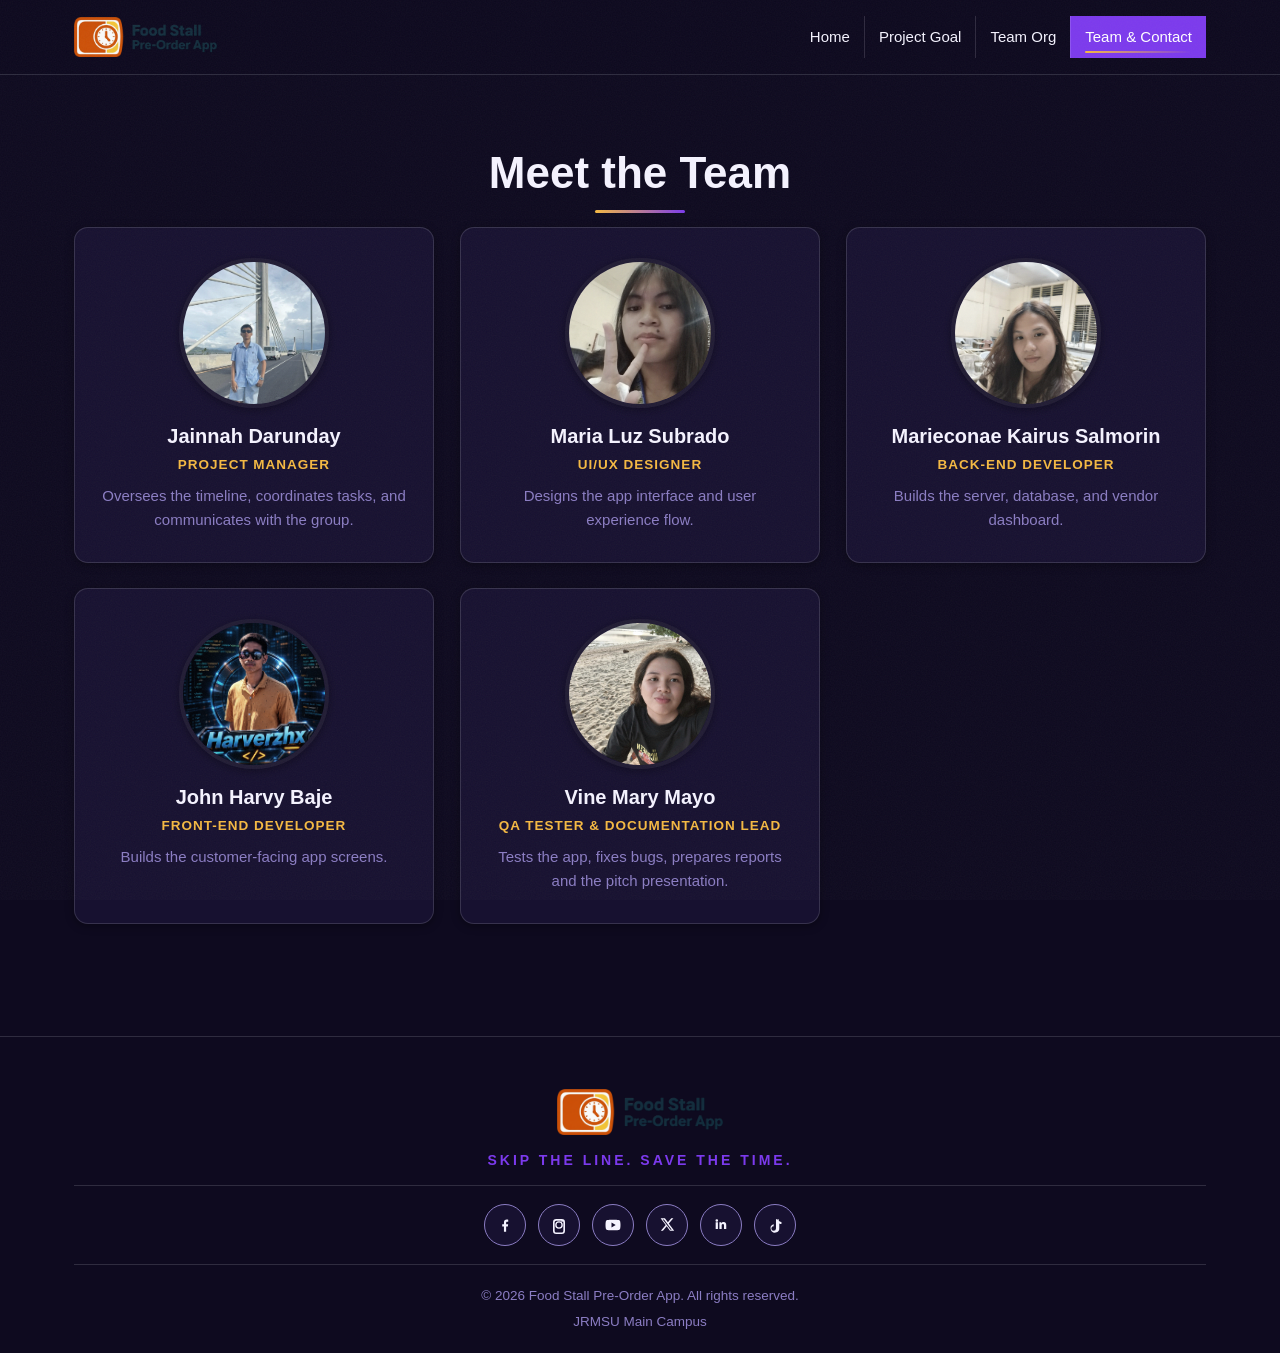
<file: team-contact.html>
<!DOCTYPE html>
<html lang="en">

<head>
  <meta charset="UTF-8" />
  <meta name="viewport" content="width=device-width, initial-scale=1.0" />
  <title>Team & Contact | Food Stall Pre-Order App</title>
  <meta name="description" content="Meet the team behind the Food Stall Pre-Order App and get in touch." />
  <link rel="stylesheet" href="css/style.css" />
</head>

<body data-page="team">

  <header class="site-header">
    <div class="container nav">
      <a class="brand" href="index.html">
        <img class="brand-logo" src="img/logo.png" alt="Food Stall Pre-Order App" />
      </a>
      <button class="nav-toggle" aria-label="Toggle menu" aria-expanded="false">☰</button>
      <nav class="nav-menu">
        <a href="index.html" data-nav="home">Home</a>
        <a href="project_goal.html" data-nav="gantt">Project Goal</a>
        <a href="team-organization.html" data-nav="org">Team Org</a>
        <a href="team-contact.html" data-nav="team">Team &amp; Contact</a>
      </nav>
    </div>
  </header>

  <main>
    <section class="section">
      <div class="container">
        <div class="text-center">
          <h2 class="section-title">Meet the Team</h2>
        </div>
        <div class="grid-3">
          <article class="card team-card">
            <img class="team-photo" src="img/jai.jpg" alt="Jainnah Darunday" />
            <h5>Jainnah Darunday</h5>
            <p class="role">Project Manager</p>
            <p>Oversees the timeline, coordinates tasks, and communicates with the group.</p>

          </article>
          <article class="card team-card">
            <img class="team-photo" src="img/maria.jpg" alt="Maria Luz Subrado" />
            <h5>Maria Luz Subrado</h5>
            <p class="role">UI/UX Designer</p>
            <p>Designs the app interface and user experience flow.</p>
          </article>
          <article class="card team-card">
            <img class="team-photo" src="img/dtdoyX1T.jpeg" alt="Marieconae Kairus Salmorin" />
            <h5>Marieconae Kairus Salmorin</h5>
            <p class="role">Back-End Developer</p>
            <p>Builds the server, database, and vendor dashboard.</p>
          </article>
          <article class="card team-card">
            <img class="team-photo" src="img/nonoy.png" alt="John Harvy Baje" />
            <h5>John Harvy Baje</h5>
            <p class="role">Front-End Developer</p>
            <p>Builds the customer-facing app screens.</p>

          </article>
          <article class="card team-card">
            <img class="team-photo" src="img/818953998_1907406523553492_4247833344521049908_n.jpg"
              alt="Vine Mary Mayo" />
            <h5>Vine Mary Mayo</h5>
            <p class="role">QA Tester &amp; Documentation Lead</p>
            <p>Tests the app, fixes bugs, prepares reports and the pitch presentation.</p>
          </article>
        </div>
      </div>
    </section>
  </main>

  <footer class="site-footer">
    <div class="container">
      <div class="footer-brand">
        <a class="brand" href="index.html" id="footer-app-link">
          <img class="brand-logo" src="img/logo.png" alt="Food Stall Pre-Order App" />
        </a>
      </div>
      <p class="footer-tagline">Skip the Line. Save the Time.</p>
      <div class="footer-bottom">
        <span>© <span id="year">2026</span> Food Stall Pre-Order App. All rights reserved.</span>
        <span>JRMSU Main Campus</span>
      </div>
    </div>
  </footer>

  <script src="js/main.js"></script>
</body>

</html>
</file>
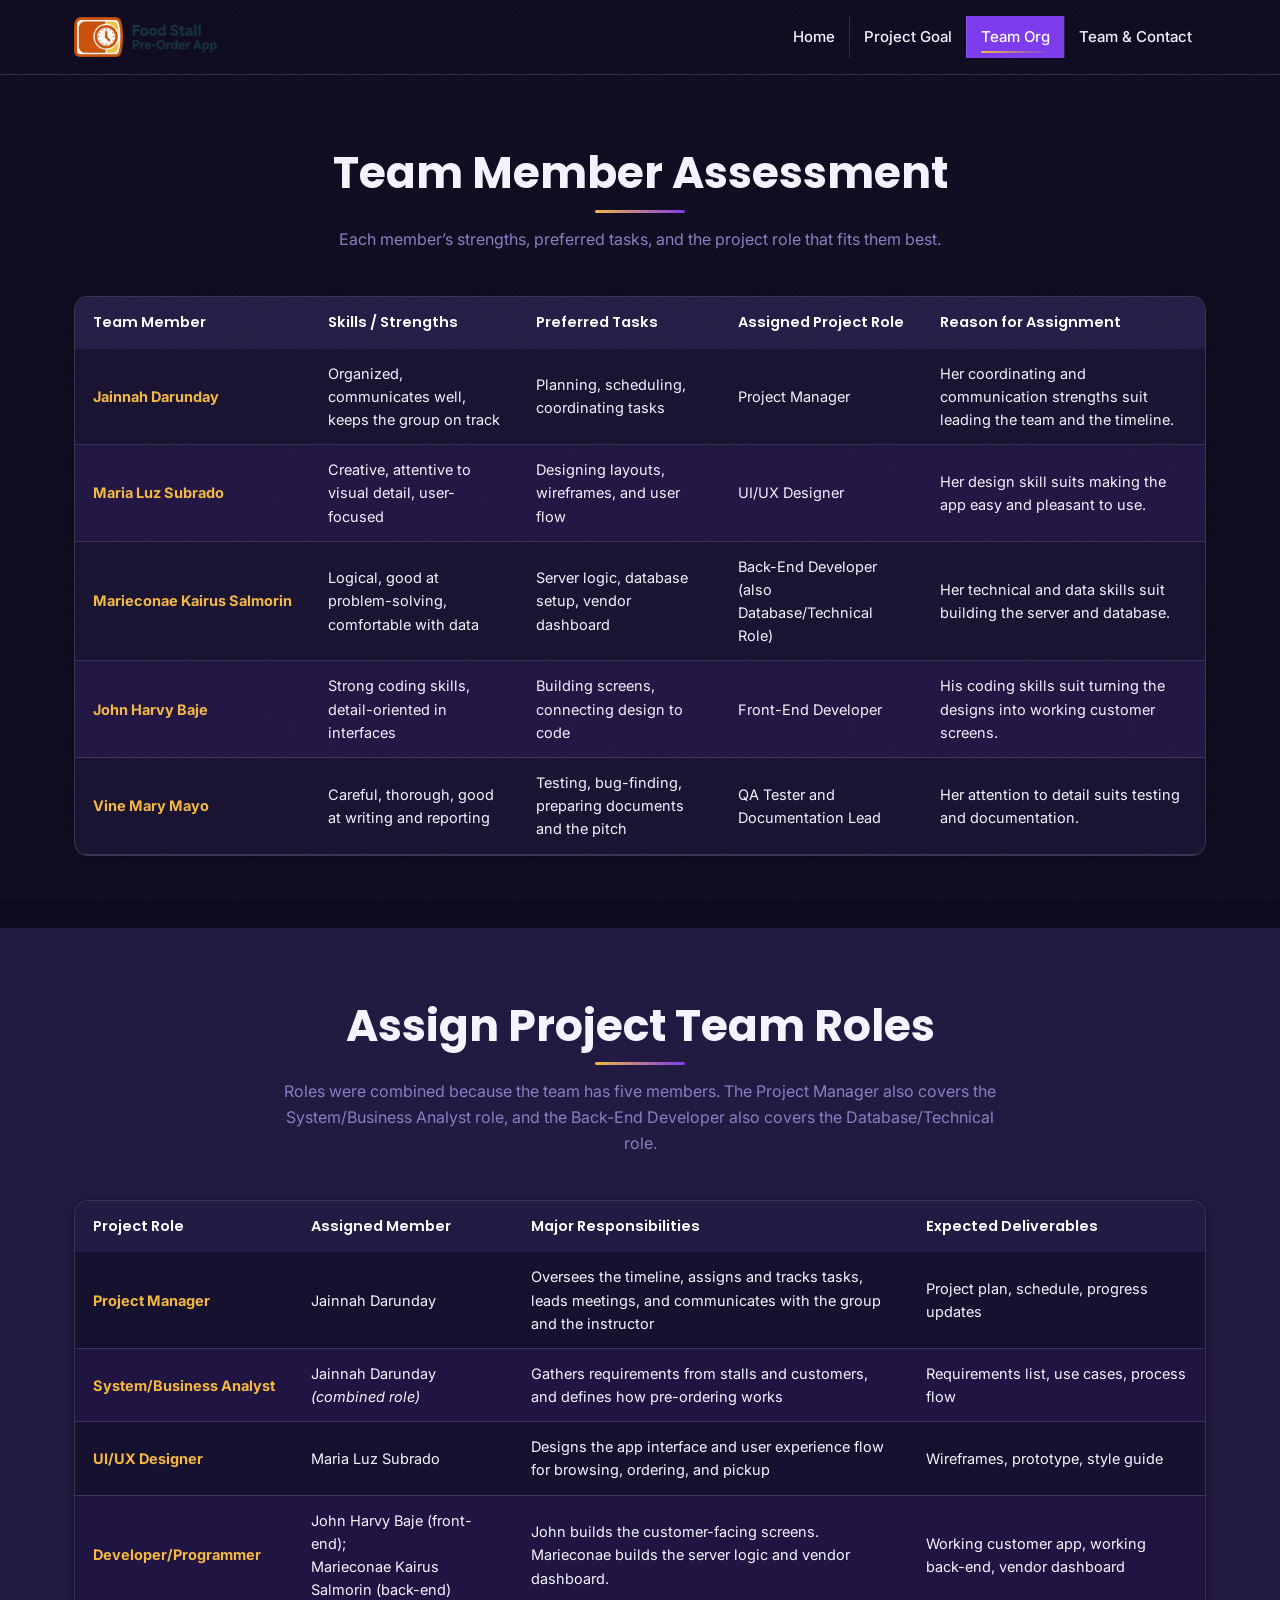
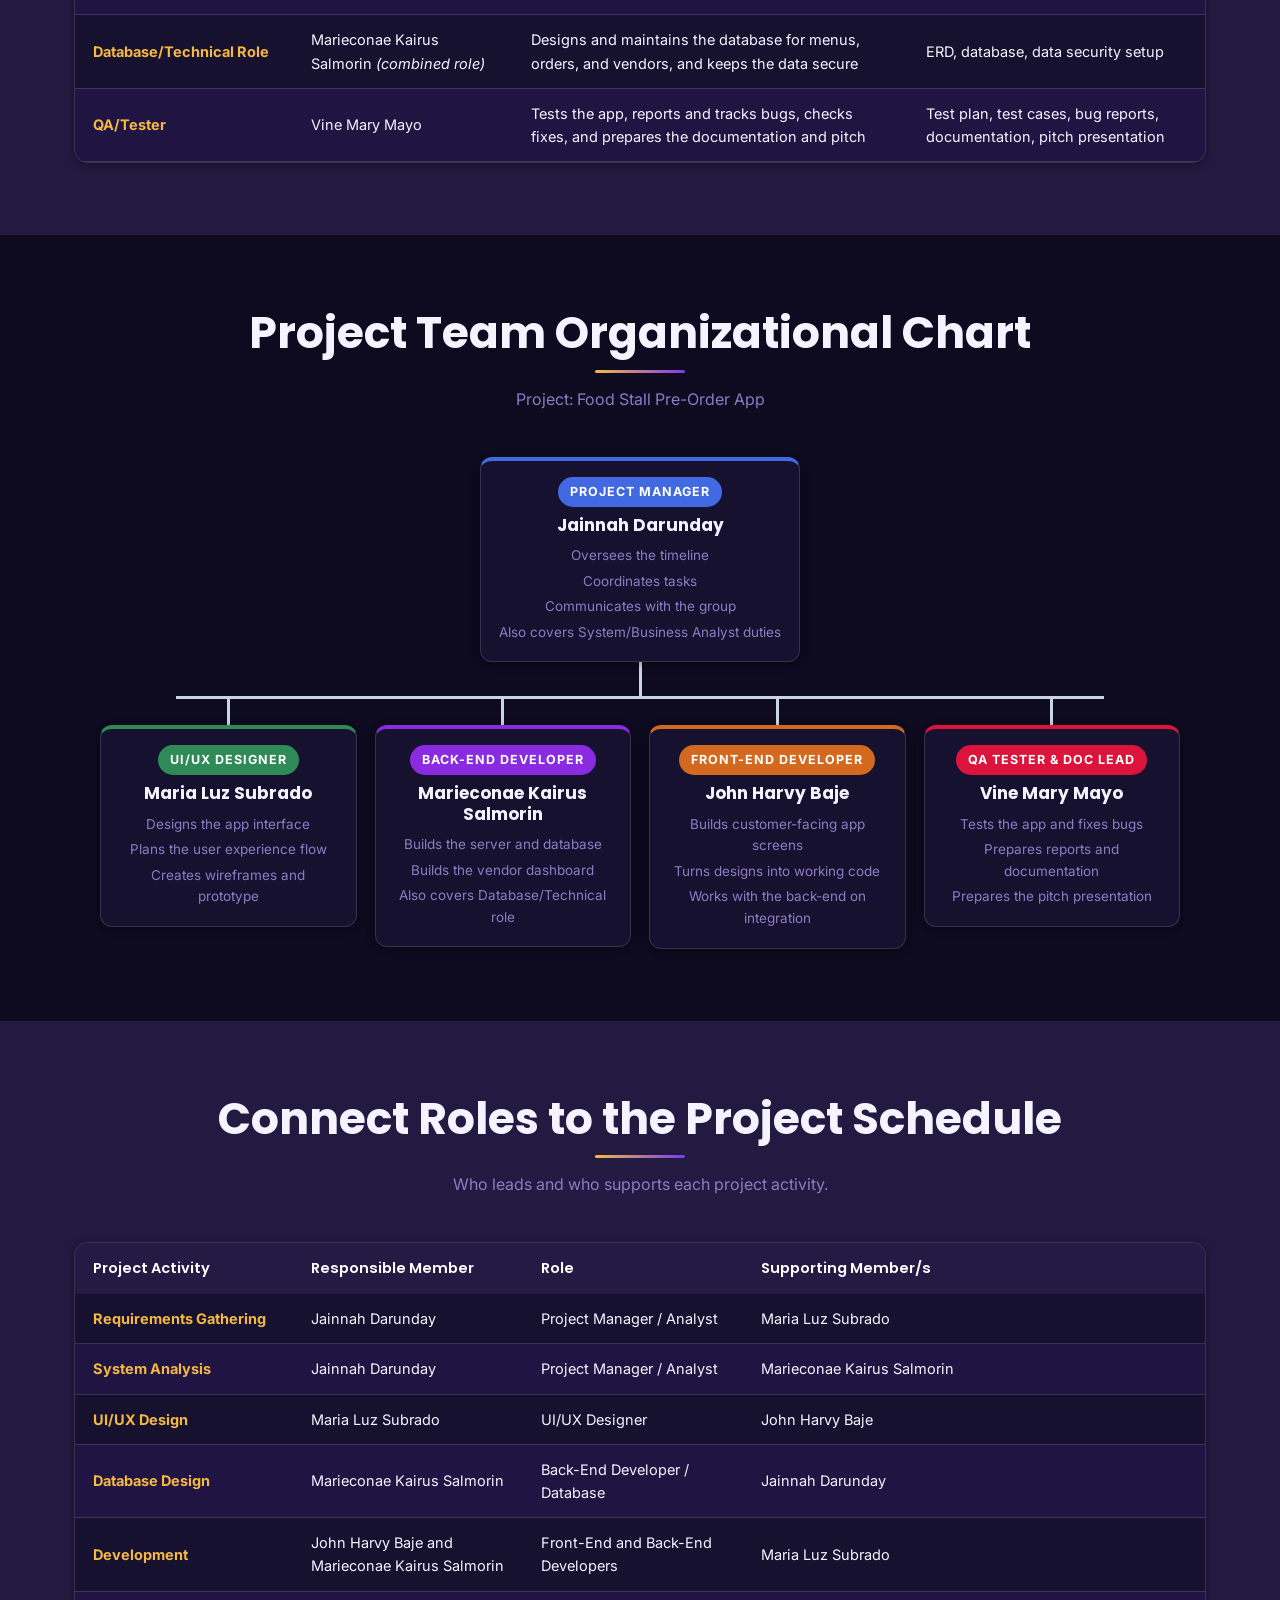
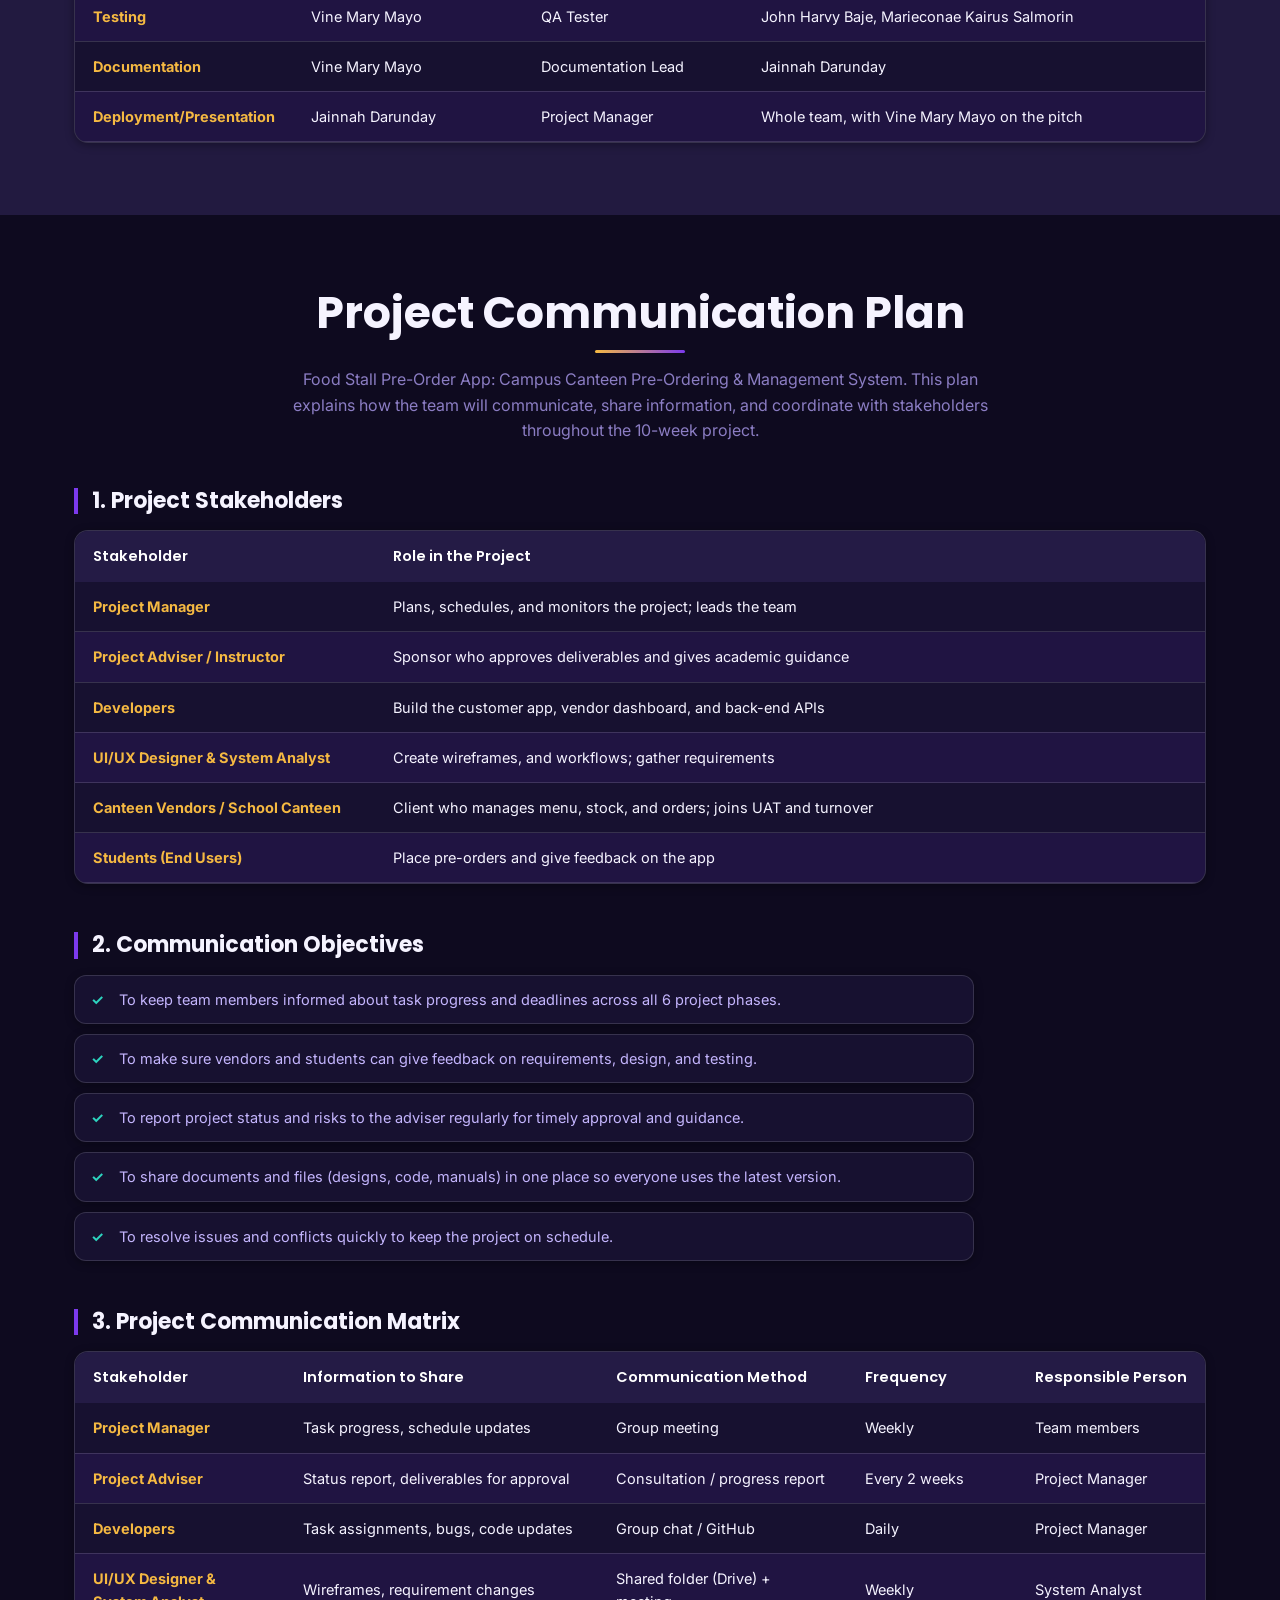
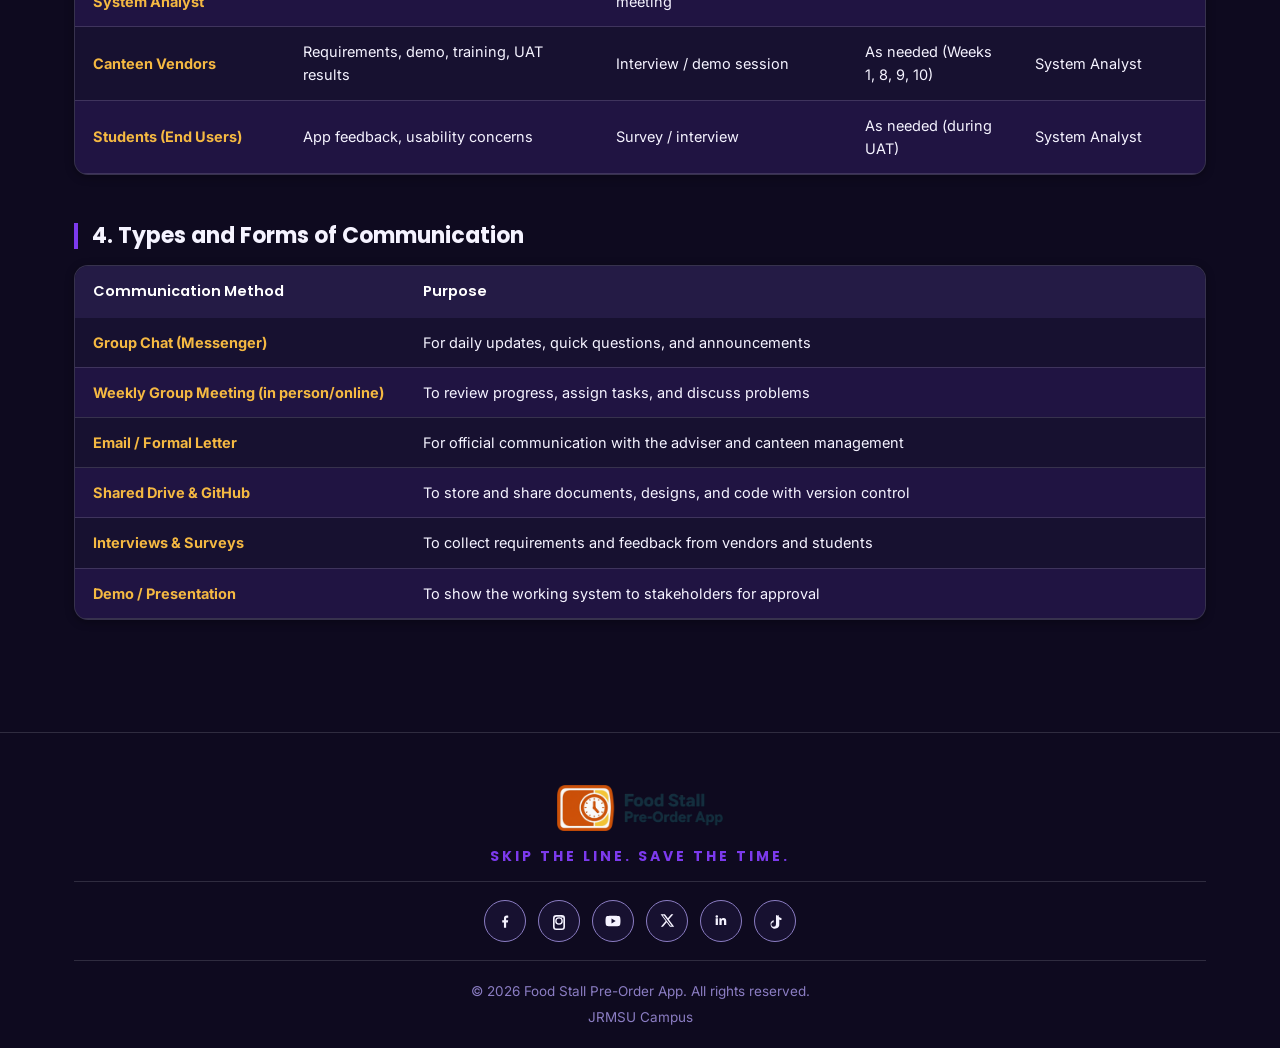
<file: team-organization.html>
<!DOCTYPE html>
<html lang="en">

<head>
  <meta charset="UTF-8" />
  <meta name="viewport" content="width=device-width, initial-scale=1.0" />
  <title>Team Organization | Food Stall Pre-Order App</title>
  <meta name="description"
    content="Laboratory Exercise 3 — Project Team Organization for the Food Stall Pre-Order App." />
  <link rel="preconnect" href="https://fonts.googleapis.com" />
  <link rel="preconnect" href="https://fonts.gstatic.com" crossorigin />
  <link rel="stylesheet"
    href="https://fonts.googleapis.com/css2?family=Poppins:wght@600;700&family=Inter:wght@400;500;600;700&display=swap" />
  <link rel="stylesheet" href="css/style.css" />
  <style>
    /* Org chart (scoped: org-) */
    .org-chart {
      max-width: 1080px;
      margin: 0 auto;
      text-align: center;
    }

    .org-top {
      display: flex;
      justify-content: center;
    }

    .org-card {
      background: var(--white);
      border: 1px solid var(--line);
      border-radius: 12px;
      padding: 16px 18px;
      box-shadow: var(--shadow-sm);
      text-align: center;
    }

    .org-card .org-role {
      font-size: 12.5px;
      font-weight: 700;
      letter-spacing: 1px;
      text-transform: uppercase;
      color: #fff;
      display: inline-block;
      padding: 5px 12px;
      border-radius: 999px;
      margin-bottom: 8px;
    }

    .org-card h5 {
      font-size: 17px;
      margin-bottom: 8px;
      color: var(--charcoal);
    }

    .org-card ul {
      list-style: none;
      padding: 0;
      margin: 0;
    }

    .org-card ul li {
      font-size: 13.5px;
      color: var(--shade-2);
      padding: 2px 0;
    }

    .org-card.pm {
      border-top: 4px solid #4169e1;
      min-width: 320px;
    }

    .org-card.pm .org-role {
      background: #4169e1;
    }

    .org-stem {
      width: 3px;
      height: 34px;
      background: #cbd5e1;
      margin: 0 auto;
    }

    .org-bus {
      height: 3px;
      background: #cbd5e1;
      margin: 0 auto;
      max-width: 86%;
    }

    .org-row {
      display: grid;
      grid-template-columns: repeat(4, 1fr);
      gap: 18px;
      margin-top: 0;
    }

    .org-leg {
      width: 3px;
      height: 26px;
      background: #cbd5e1;
      margin: 0 auto;
    }

    .org-card.r1 {
      border-top: 4px solid #2e8b57;
    }

    .org-card.r1 .org-role {
      background: #2e8b57;
    }

    .org-card.r2 {
      border-top: 4px solid #8a2be2;
    }

    .org-card.r2 .org-role {
      background: #8a2be2;
    }

    .org-card.r3 {
      border-top: 4px solid #d2691e;
    }

    .org-card.r3 .org-role {
      background: #d2691e;
    }

    .org-card.r4 {
      border-top: 4px solid #dc143c;
    }

    .org-card.r4 .org-role {
      background: #dc143c;
    }

    @media (max-width: 900px) {
      .org-row {
        grid-template-columns: 1fr 1fr;
      }

      .org-bus,
      .org-leg {
        display: none;
      }

      .org-stem {
        display: none;
      }

      .org-row {
        margin-top: 18px;
      }
    }

    @media (max-width: 560px) {
      .org-row {
        grid-template-columns: 1fr;
      }

      .org-card.pm {
        min-width: 0;
      }
    }

    /* Communication plan (scoped: pcp-) */
    .pcp-block + .pcp-block {
      margin-top: 48px;
    }

    .pcp-heading {
      font-size: 22px;
      margin: 0 0 16px;
      padding-left: 14px;
      border-left: 4px solid var(--blue);
    }

    .pcp-table .num {
      white-space: normal;
    }

    .pcp-list {
      list-style: none;
      padding: 0;
      margin: 0;
      display: grid;
      gap: 10px;
      max-width: 900px;
    }

    .pcp-list li {
      position: relative;
      padding: 12px 16px 12px 44px;
      background: var(--white);
      border: 1px solid var(--line);
      border-radius: 12px;
      box-shadow: var(--shadow-sm);
      color: var(--ink);
      font-size: 14.5px;
    }

    .pcp-list li::before {
      content: "✓";
      position: absolute;
      left: 16px;
      top: 12px;
      color: var(--teal);
      font-weight: 700;
    }

    @media (max-width: 560px) {
      .pcp-heading {
        font-size: 19px;
      }
    }
  </style>
</head>

<body data-page="org">

  <header class="site-header">
    <div class="container nav">
      <a class="brand" href="index.html">
        <img class="brand-logo" src="img/logo.png" alt="Food Stall Pre-Order App" />
      </a>
      <button class="nav-toggle" aria-label="Toggle menu" aria-expanded="false">☰</button>
      <nav class="nav-menu">
        <a href="index.html" data-nav="home">Home</a>
        <a href="project_goal.html" data-nav="gantt">Project Goal</a>
        <a href="team-organization.html" data-nav="org">Team Org</a>
        <a href="team-contact.html" data-nav="team">Team &amp; Contact</a>
      </nav>
    </div>
  </header>

  <main>



    <!-- PART 1 -->
    <section class="section">
      <div class="container">
        <div class="text-center">
          <h2 class="section-title">Team Member Assessment</h2>
          <p class="section-sub">Each member&rsquo;s strengths, preferred tasks, and the project role that fits
            them best.</p>
        </div>
        <div class="table-wrap">
          <table>
            <thead>
              <tr>
                <th style="width:180px;">Team Member</th>
                <th>Skills / Strengths</th>
                <th>Preferred Tasks</th>
                <th style="width:170px;">Assigned Project Role</th>
                <th>Reason for Assignment</th>
              </tr>
            </thead>
            <tbody>
              <tr>
                <td class="num">Jainnah Darunday</td>
                <td>Organized, communicates well, keeps the group on track</td>
                <td>Planning, scheduling, coordinating tasks</td>
                <td>Project Manager</td>
                <td>Her coordinating and communication strengths suit leading the team and the timeline.</td>
              </tr>
              <tr>
                <td class="num">Maria Luz Subrado</td>
                <td>Creative, attentive to visual detail, user-focused</td>
                <td>Designing layouts, wireframes, and user flow</td>
                <td>UI/UX Designer</td>
                <td>Her design skill suits making the app easy and pleasant to use.</td>
              </tr>
              <tr>
                <td class="num">Marieconae Kairus Salmorin</td>
                <td>Logical, good at problem-solving, comfortable with data</td>
                <td>Server logic, database setup, vendor dashboard</td>
                <td>Back-End Developer (also Database/Technical Role)</td>
                <td>Her technical and data skills suit building the server and database.</td>
              </tr>
              <tr>
                <td class="num">John Harvy Baje</td>
                <td>Strong coding skills, detail-oriented in interfaces</td>
                <td>Building screens, connecting design to code</td>
                <td>Front-End Developer</td>
                <td>His coding skills suit turning the designs into working customer screens.</td>
              </tr>
              <tr>
                <td class="num">Vine Mary Mayo</td>
                <td>Careful, thorough, good at writing and reporting</td>
                <td>Testing, bug-finding, preparing documents and the pitch</td>
                <td>QA Tester and Documentation Lead</td>
                <td>Her attention to detail suits testing and documentation.</td>
              </tr>
            </tbody>
          </table>
        </div>
      </div>
    </section>

    <!-- PART 2 -->
    <section class="section section-alt">
      <div class="container">
        <div class="text-center">
          <h2 class="section-title">Assign Project Team Roles</h2>
          <p class="section-sub">Roles were combined because the team has five members. The Project Manager also
            covers the System/Business Analyst role, and the Back-End Developer also covers the Database/Technical
            role.</p>
        </div>
        <div class="table-wrap">
          <table>
            <thead>
              <tr>
                <th style="width:190px;">Project Role</th>
                <th style="width:220px;">Assigned Member</th>
                <th>Major Responsibilities</th>
                <th>Expected Deliverables</th>
              </tr>
            </thead>
            <tbody>
              <tr>
                <td class="num">Project Manager</td>
                <td>Jainnah Darunday</td>
                <td>Oversees the timeline, assigns and tracks tasks, leads meetings, and communicates with the
                  group and the instructor</td>
                <td>Project plan, schedule, progress updates</td>
              </tr>
              <tr>
                <td class="num">System/Business Analyst</td>
                <td>Jainnah Darunday <em>(combined role)</em></td>
                <td>Gathers requirements from stalls and customers, and defines how pre-ordering works</td>
                <td>Requirements list, use cases, process flow</td>
              </tr>
              <tr>
                <td class="num">UI/UX Designer</td>
                <td>Maria Luz Subrado</td>
                <td>Designs the app interface and user experience flow for browsing, ordering, and pickup</td>
                <td>Wireframes, prototype, style guide</td>
              </tr>
              <tr>
                <td class="num">Developer/Programmer</td>
                <td>John Harvy Baje (front-end);<br />Marieconae Kairus Salmorin (back-end)</td>
                <td>John builds the customer-facing screens. Marieconae builds the server logic and vendor
                  dashboard.</td>
                <td>Working customer app, working back-end, vendor dashboard</td>
              </tr>
              <tr>
                <td class="num">Database/Technical Role</td>
                <td>Marieconae Kairus Salmorin <em>(combined role)</em></td>
                <td>Designs and maintains the database for menus, orders, and vendors, and keeps the data secure
                </td>
                <td>ERD, database, data security setup</td>
              </tr>
              <tr>
                <td class="num">QA/Tester</td>
                <td>Vine Mary Mayo</td>
                <td>Tests the app, reports and tracks bugs, checks fixes, and prepares the documentation and
                  pitch</td>
                <td>Test plan, test cases, bug reports, documentation, pitch presentation</td>
              </tr>
            </tbody>
          </table>
        </div>
      </div>
    </section>

    <!-- PART 3 -->
    <section class="section">
      <div class="container">
        <div class="text-center">
          <h2 class="section-title">Project Team Organizational Chart</h2>
          <p class="section-sub">Project: Food Stall Pre-Order App</p>
        </div>

        <div class="org-chart">
          <div class="org-top">
            <div class="org-card pm">
              <span class="org-role">Project Manager</span>
              <h5>Jainnah Darunday</h5>
              <ul>
                <li>Oversees the timeline</li>
                <li>Coordinates tasks</li>
                <li>Communicates with the group</li>
                <li>Also covers System/Business Analyst duties</li>
              </ul>
            </div>
          </div>

          <div class="org-stem"></div>
          <div class="org-bus"></div>

          <div class="org-row">
            <div>
              <div class="org-leg"></div>
              <div class="org-card r1">
                <span class="org-role">UI/UX Designer</span>
                <h5>Maria Luz Subrado</h5>
                <ul>
                  <li>Designs the app interface</li>
                  <li>Plans the user experience flow</li>
                  <li>Creates wireframes and prototype</li>
                </ul>
              </div>
            </div>
            <div>
              <div class="org-leg"></div>
              <div class="org-card r2">
                <span class="org-role">Back-End Developer</span>
                <h5>Marieconae Kairus Salmorin</h5>
                <ul>
                  <li>Builds the server and database</li>
                  <li>Builds the vendor dashboard</li>
                  <li>Also covers Database/Technical role</li>
                </ul>
              </div>
            </div>
            <div>
              <div class="org-leg"></div>
              <div class="org-card r3">
                <span class="org-role">Front-End Developer</span>
                <h5>John Harvy Baje</h5>
                <ul>
                  <li>Builds customer-facing app screens</li>
                  <li>Turns designs into working code</li>
                  <li>Works with the back-end on integration</li>
                </ul>
              </div>
            </div>
            <div>
              <div class="org-leg"></div>
              <div class="org-card r4">
                <span class="org-role">QA Tester &amp; Doc Lead</span>
                <h5>Vine Mary Mayo</h5>
                <ul>
                  <li>Tests the app and fixes bugs</li>
                  <li>Prepares reports and documentation</li>
                  <li>Prepares the pitch presentation</li>
                </ul>
              </div>
            </div>
          </div>
        </div>
      </div>
    </section>

    <!-- PART 4 -->
    <section class="section section-alt">
      <div class="container">
        <div class="text-center">
          <h2 class="section-title">Connect Roles to the Project Schedule</h2>
          <p class="section-sub">Who leads and who supports each project activity.</p>
        </div>
        <div class="table-wrap">
          <table>
            <thead>
              <tr>
                <th style="width:200px;">Project Activity</th>
                <th style="width:230px;">Responsible Member</th>
                <th style="width:220px;">Role</th>
                <th>Supporting Member/s</th>
              </tr>
            </thead>
            <tbody>
              <tr>
                <td class="num">Requirements Gathering</td>
                <td>Jainnah Darunday</td>
                <td>Project Manager / Analyst</td>
                <td>Maria Luz Subrado</td>
              </tr>
              <tr>
                <td class="num">System Analysis</td>
                <td>Jainnah Darunday</td>
                <td>Project Manager / Analyst</td>
                <td>Marieconae Kairus Salmorin</td>
              </tr>
              <tr>
                <td class="num">UI/UX Design</td>
                <td>Maria Luz Subrado</td>
                <td>UI/UX Designer</td>
                <td>John Harvy Baje</td>
              </tr>
              <tr>
                <td class="num">Database Design</td>
                <td>Marieconae Kairus Salmorin</td>
                <td>Back-End Developer / Database</td>
                <td>Jainnah Darunday</td>
              </tr>
              <tr>
                <td class="num">Development</td>
                <td>John Harvy Baje and Marieconae Kairus Salmorin</td>
                <td>Front-End and Back-End Developers</td>
                <td>Maria Luz Subrado</td>
              </tr>
              <tr>
                <td class="num">Testing</td>
                <td>Vine Mary Mayo</td>
                <td>QA Tester</td>
                <td>John Harvy Baje, Marieconae Kairus Salmorin</td>
              </tr>
              <tr>
                <td class="num">Documentation</td>
                <td>Vine Mary Mayo</td>
                <td>Documentation Lead</td>
                <td>Jainnah Darunday</td>
              </tr>
              <tr>
                <td class="num">Deployment/Presentation</td>
                <td>Jainnah Darunday</td>
                <td>Project Manager</td>
                <td>Whole team, with Vine Mary Mayo on the pitch</td>
              </tr>
            </tbody>
          </table>
        </div>
      </div>
    </section>

    <!-- PART 5 -->
    <section class="section" id="communication-plan">
      <div class="container">
        <div class="text-center">
          <h2 class="section-title">Project Communication Plan</h2>
          <p class="section-sub">Food Stall Pre-Order App: Campus Canteen Pre-Ordering &amp; Management System. This plan
            explains how the team will communicate, share information, and coordinate with stakeholders throughout the
            10-week project.</p>
        </div>

        <div class="pcp-block">
          <h3 class="pcp-heading">1. Project Stakeholders</h3>
          <div class="table-wrap pcp-table">
            <table>
              <thead>
                <tr>
                  <th style="width:300px;">Stakeholder</th>
                  <th>Role in the Project</th>
                </tr>
              </thead>
              <tbody>
                <tr>
                  <td class="num">Project Manager</td>
                  <td>Plans, schedules, and monitors the project; leads the team</td>
                </tr>
                <tr>
                  <td class="num">Project Adviser / Instructor</td>
                  <td>Sponsor who approves deliverables and gives academic guidance</td>
                </tr>
                <tr>
                  <td class="num">Developers</td>
                  <td>Build the customer app, vendor dashboard, and back-end APIs</td>
                </tr>
                <tr>
                  <td class="num">UI/UX Designer &amp; System Analyst</td>
                  <td>Create wireframes, and workflows; gather requirements</td>
                </tr>
                <tr>
                  <td class="num">Canteen Vendors / School Canteen</td>
                  <td>Client who manages menu, stock, and orders; joins UAT and turnover</td>
                </tr>
                <tr>
                  <td class="num">Students (End Users)</td>
                  <td>Place pre-orders and give feedback on the app</td>
                </tr>
              </tbody>
            </table>
          </div>
        </div>

        <div class="pcp-block">
          <h3 class="pcp-heading">2. Communication Objectives</h3>
          <ul class="pcp-list">
            <li>To keep team members informed about task progress and deadlines across all 6 project phases.</li>
            <li>To make sure vendors and students can give feedback on requirements, design, and testing.</li>
            <li>To report project status and risks to the adviser regularly for timely approval and guidance.</li>
            <li>To share documents and files (designs, code, manuals) in one place so everyone uses the latest
              version.</li>
            <li>To resolve issues and conflicts quickly to keep the project on schedule.</li>
          </ul>
        </div>

        <div class="pcp-block">
          <h3 class="pcp-heading">3. Project Communication Matrix</h3>
          <div class="table-wrap pcp-table">
            <table>
              <thead>
                <tr>
                  <th style="width:210px;">Stakeholder</th>
                  <th>Information to Share</th>
                  <th>Communication Method</th>
                  <th style="width:170px;">Frequency</th>
                  <th style="width:170px;">Responsible Person</th>
                </tr>
              </thead>
              <tbody>
                <tr>
                  <td class="num">Project Manager</td>
                  <td>Task progress, schedule updates</td>
                  <td>Group meeting</td>
                  <td>Weekly</td>
                  <td>Team members</td>
                </tr>
                <tr>
                  <td class="num">Project Adviser</td>
                  <td>Status report, deliverables for approval</td>
                  <td>Consultation / progress report</td>
                  <td>Every 2 weeks</td>
                  <td>Project Manager</td>
                </tr>
                <tr>
                  <td class="num">Developers</td>
                  <td>Task assignments, bugs, code updates</td>
                  <td>Group chat / GitHub</td>
                  <td>Daily</td>
                  <td>Project Manager</td>
                </tr>
                <tr>
                  <td class="num">UI/UX Designer &amp; System Analyst</td>
                  <td>Wireframes, requirement changes</td>
                  <td>Shared folder (Drive) + meeting</td>
                  <td>Weekly</td>
                  <td>System Analyst</td>
                </tr>
                <tr>
                  <td class="num">Canteen Vendors</td>
                  <td>Requirements, demo, training, UAT results</td>
                  <td>Interview / demo session</td>
                  <td>As needed (Weeks 1, 8, 9, 10)</td>
                  <td>System Analyst</td>
                </tr>
                <tr>
                  <td class="num">Students (End Users)</td>
                  <td>App feedback, usability concerns</td>
                  <td>Survey / interview</td>
                  <td>As needed (during UAT)</td>
                  <td>System Analyst</td>
                </tr>
              </tbody>
            </table>
          </div>
        </div>

        <div class="pcp-block">
          <h3 class="pcp-heading">4. Types and Forms of Communication</h3>
          <div class="table-wrap pcp-table">
            <table>
              <thead>
                <tr>
                  <th style="width:330px;">Communication Method</th>
                  <th>Purpose</th>
                </tr>
              </thead>
              <tbody>
                <tr>
                  <td class="num">Group Chat (Messenger)</td>
                  <td>For daily updates, quick questions, and announcements</td>
                </tr>
                <tr>
                  <td class="num">Weekly Group Meeting (in person/online)</td>
                  <td>To review progress, assign tasks, and discuss problems</td>
                </tr>
                <tr>
                  <td class="num">Email / Formal Letter</td>
                  <td>For official communication with the adviser and canteen management</td>
                </tr>
                <tr>
                  <td class="num">Shared Drive &amp; GitHub</td>
                  <td>To store and share documents, designs, and code with version control</td>
                </tr>
                <tr>
                  <td class="num">Interviews &amp; Surveys</td>
                  <td>To collect requirements and feedback from vendors and students</td>
                </tr>
                <tr>
                  <td class="num">Demo / Presentation</td>
                  <td>To show the working system to stakeholders for approval</td>
                </tr>
              </tbody>
            </table>
          </div>
        </div>
      </div>
    </section>

  </main>

  <footer class="site-footer">
    <div class="container">
      <div class="footer-brand">
        <a class="brand" href="index.html" id="footer-app-link">
          <img class="brand-logo" src="img/logo.png" alt="Food Stall Pre-Order App" />
        </a>
      </div>
      <p class="footer-tagline">Skip the Line. Save the Time.</p>
      <div class="footer-bottom">
        <span>© <span id="year">2026</span> Food Stall Pre-Order App. All rights reserved.</span>
        <span>JRMSU Campus</span>
      </div>
    </div>
  </footer>

  <script src="js/main.js"></script>
</body>

</html>
</file>
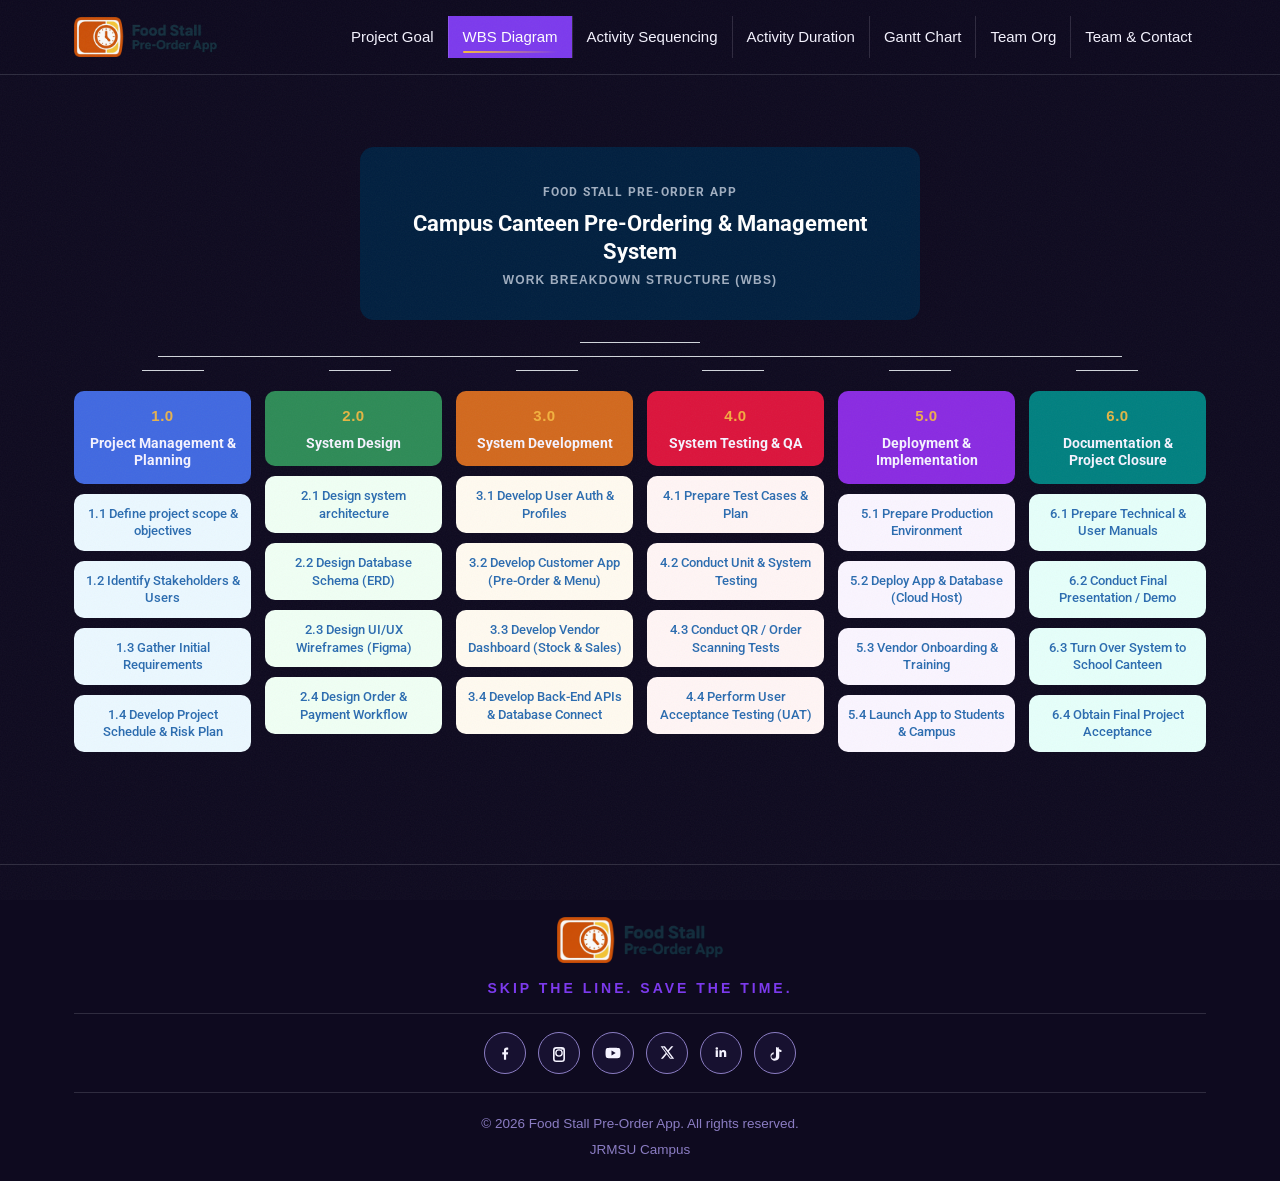
<file: wbs-diagram.html>
<!DOCTYPE html>
<html lang="en">

<head>
  <meta charset="UTF-8" />
  <meta name="viewport" content="width=device-width, initial-scale=1.0" />
  <title>WBS Diagram | Food Stall Pre-Order App</title>
  <meta name="description" content="Work Breakdown Structure of the Food Stall Pre-Order App project." />
  <link rel="stylesheet" href="https://fonts.googleapis.com/css2?family=Roboto:wght@500;700&display=swap" />
  <link rel="stylesheet" href="css/style.css" />
</head>

<body data-page="wbs">

  <header class="site-header">
    <div class="container nav">
      <a class="brand" href="index.html">
        <img class="brand-logo" src="img/logo.png" alt="Food Stall Pre-Order App" />
      </a>
      <button class="nav-toggle" aria-label="Toggle menu" aria-expanded="false">☰</button>
      <nav class="nav-menu">
        <a href="index.html" data-nav="home">Project Goal</a>
        
        <a href="wbs-diagram.html" data-nav="wbs">WBS Diagram</a>
        <a href="activity-sequencing.html" data-nav="sequencing">Activity Sequencing</a>
        <a href="activity-duration.html" data-nav="duration">Activity Duration</a>
        <a href="gantt-chart.html" data-nav="gantt">Gantt Chart</a>
        <a href="team-organization.html" data-nav="org">Team Org</a>
        <a href="team-contact.html" data-nav="team">Team &amp; Contact</a>
      </nav>
    </div>
  </header>

  <main>
    <section class="section">
      <div class="container">
        <div class="wbs-hero">
          <span class="kicker">Food Stall Pre-Order App</span>
          <p class="main-title">Campus Canteen Pre-Ordering &amp; Management System</p>
          <h2>WORK BREAKDOWN STRUCTURE (WBS)</h2>
        </div>

        <div class="wbs-ladder" aria-hidden="true">
          <span class="ladder-line c"></span>
          <span class="ladder-line w"></span>
          <div class="ladder-cols">
            <span></span><span></span><span></span><span></span><span></span><span></span>
          </div>
        </div>

        <div class="wbs-cols">
          <div class="wbs-colx c1">
            <div class="wbs-col-head">
              <div class="wbs-num">1.0</div>
              <h6>Project Management &amp; Planning</h6>
            </div>
            <div class="wbs-col-item">1.1 Define project scope &amp; objectives</div>
            <div class="wbs-col-item">1.2 Identify Stakeholders &amp; Users</div>
            <div class="wbs-col-item">1.3 Gather Initial Requirements</div>
            <div class="wbs-col-item">1.4 Develop Project Schedule &amp; Risk Plan</div>
          </div>
          <div class="wbs-colx c2">
            <div class="wbs-col-head">
              <div class="wbs-num">2.0</div>
              <h6>System Design</h6>
            </div>
            <div class="wbs-col-item">2.1 Design system architecture</div>
            <div class="wbs-col-item">2.2 Design Database Schema (ERD)</div>
            <div class="wbs-col-item">2.3 Design UI/UX Wireframes (Figma)</div>
            <div class="wbs-col-item">2.4 Design Order &amp; Payment Workflow</div>
          </div>
          <div class="wbs-colx c3">
            <div class="wbs-col-head">
              <div class="wbs-num">3.0</div>
              <h6>System Development</h6>
            </div>
            <div class="wbs-col-item">3.1 Develop User Auth &amp; Profiles</div>
            <div class="wbs-col-item">3.2 Develop Customer App (Pre-Order &amp; Menu)</div>
            <div class="wbs-col-item">3.3 Develop Vendor Dashboard (Stock &amp; Sales)</div>
            <div class="wbs-col-item">3.4 Develop Back-End APIs &amp; Database Connect</div>
          </div>
          <div class="wbs-colx c4">
            <div class="wbs-col-head">
              <div class="wbs-num">4.0</div>
              <h6>System Testing &amp; QA</h6>
            </div>
            <div class="wbs-col-item">4.1 Prepare Test Cases &amp; Plan</div>
            <div class="wbs-col-item">4.2 Conduct Unit &amp; System Testing</div>
            <div class="wbs-col-item">4.3 Conduct QR / Order Scanning Tests</div>
            <div class="wbs-col-item">4.4 Perform User Acceptance Testing (UAT)</div>
          </div>
          <div class="wbs-colx c5">
            <div class="wbs-col-head">
              <div class="wbs-num">5.0</div>
              <h6>Deployment &amp; Implementation</h6>
            </div>
            <div class="wbs-col-item">5.1 Prepare Production Environment</div>
            <div class="wbs-col-item">5.2 Deploy App &amp; Database (Cloud Host)</div>
            <div class="wbs-col-item">5.3 Vendor Onboarding &amp; Training</div>
            <div class="wbs-col-item">5.4 Launch App to Students &amp; Campus</div>
          </div>
          <div class="wbs-colx c6">
            <div class="wbs-col-head">
              <div class="wbs-num">6.0</div>
              <h6>Documentation &amp; Project Closure</h6>
            </div>
            <div class="wbs-col-item">6.1 Prepare Technical &amp; User Manuals</div>
            <div class="wbs-col-item">6.2 Conduct Final Presentation / Demo</div>
            <div class="wbs-col-item">6.3 Turn Over System to School Canteen</div>
            <div class="wbs-col-item">6.4 Obtain Final Project Acceptance</div>
          </div>
        </div>


      </div>
    </section>
  </main>

  <footer class="site-footer">
    <div class="container">
      <div class="footer-brand">
        <a class="brand" href="index.html" id="footer-app-link">
          <img class="brand-logo" src="img/logo.png" alt="Food Stall Pre-Order App" />
        </a>
      </div>
      <p class="footer-tagline">Skip the Line. Save the Time.</p>
      <div class="footer-bottom">
        <span>© <span id="year">2026</span> Food Stall Pre-Order App. All rights reserved.</span>
        <span>JRMSU Campus</span>
      </div>
    </div>
  </footer>

  <script src="js/main.js"></script>
</body>

</html>
</file>
<file: css/style.css>
/* ============================================================
   Food Stall Pre-Order App — Website Stylesheet
   Dark violet theme: deep purple-black bg · violet primary
   · gold accent · teal secondary · lavender tints
   Fonts: Poppins (headings) + Inter (body)
   ============================================================ */

:root {
  --bg: #0e0a1f;           /* deep purple-black base */
  --bg-2: #1c1536;         /* lighter purple panel / hover */
  --shade-1: #221a40;      /* section-alt / supporting panel */
  --shade-2: #8b7dc3;      /* muted lavender text */
  --ink: #c4b5fd;          /* secondary lavender text */
  --charcoal: #f5f3ff;     /* primary off-white text */
  --blue: #7c3aed;         /* violet primary / links / accents */
  --orange: #f5b942;       /* gold accent (CTAs / highlights) */
  --teal: #2dd4bf;         /* secondary accent (links / icons) */
  --white: #171130;        /* card / panel background */
  --line: rgba(245, 243, 255, 0.14);
  --shadow-sm: 0 2px 8px rgba(0, 0, 0, 0.35);
  --shadow: 0 12px 28px rgba(0, 0, 0, 0.5);
  --radius: 14px;
  --font-display: "Poppins", "Helvetica Neue", Helvetica, Arial, sans-serif;
  --font-body: "Inter", "Helvetica Neue", Helvetica, Arial, sans-serif;
}

* { box-sizing: border-box; margin: 0; padding: 0; }

html { scroll-behavior: smooth; }

body {
  font-family: var(--font-body);
  background: var(--bg);
  color: var(--ink);
  line-height: 1.6;
  font-size: 16px;
  -webkit-font-smoothing: antialiased;
}

a { text-decoration: none; color: inherit; }
ul { list-style: none; }
img { max-width: 100%; display: block; }

h1, h2, h3, h4, h5, h6 {
  font-family: var(--font-display);
  color: var(--charcoal);
  line-height: 1.2;
  font-weight: 700;
}
h5 { font-size: 18px; margin-bottom: 8px; }

.container { width: 100%; max-width: 1180px; margin: 0 auto; padding: 0 24px; }
.section { padding: 72px 0; }
.section-alt { background: var(--shade-1); }
.text-center { text-align: center; }

.overline {
  display: inline-block;
  font-size: 13px;
  font-weight: 700;
  letter-spacing: 2.5px;
  text-transform: uppercase;
  color: var(--blue);
  margin-bottom: 10px;
}

.section-title { font-size: clamp(30px, 4vw, 44px); margin-bottom: 14px; }
.section-sub { color: var(--shade-2); max-width: 720px; margin: 0 auto 44px; }

/* ============ BUTTONS ============ */
.btn {
  display: inline-block;
  padding: 13px 30px;
  border-radius: 999px;
  font-weight: 600;
  font-size: 15px;
  font-family: var(--font-body);
  background: var(--blue);
  color: #fff;
  box-shadow: 0 6px 18px rgba(124, 58, 237, 0.4);
  transition: transform 0.2s ease, box-shadow 0.2s ease, background 0.2s ease;
  cursor: pointer;
  border: none;
}
.btn:hover { transform: translateY(-2px); background: #5b21b6; }

/* ============ HEADER / NAV ============ */
.site-header {
  position: sticky;
  top: 0;
  z-index: 100;
  background: rgba(14, 10, 31, 0.92);
  backdrop-filter: blur(8px);
  border-bottom: 1px solid var(--line);
}

.nav { display: flex; align-items: center; justify-content: space-between; height: 74px; }

.brand { display: flex; align-items: center; gap: 10px; }

.brand-logo { height: 40px; width: auto; }

.nav-menu { display: flex; align-items: center; gap: 0; }
.nav-menu a {
  font-size: 15px; font-weight: 500; color: var(--charcoal);
  padding: 9px 14px;
  transition: background 0.2s ease, color 0.2s ease;
  white-space: nowrap;
}
.nav-menu a + a { border-left: 1px solid var(--line); }
.nav-menu a:hover { background: var(--bg-2); color: var(--charcoal); }
.nav-menu a.active { background: var(--blue); color: #fff; }

.nav-toggle {
  display: none; background: none; border: 1px solid var(--line);
  border-radius: 10px; width: 44px; height: 40px; cursor: pointer;
  font-size: 20px; color: var(--charcoal);
}

@media (max-width: 940px) {
  .nav-toggle { display: block; }
  .nav-menu {
    position: absolute; top: 100%; left: 0; right: 0;
    background: var(--bg); flex-direction: column; align-items: stretch;
    gap: 6px;
    padding: 12px 20px 20px; border-bottom: 1px solid var(--line);
    box-shadow: 0 20px 30px rgba(0, 0, 0, 0.5);
    transform: translateY(-140%); opacity: 0; pointer-events: none;
    transition: transform 0.25s ease, opacity 0.25s ease;
  }
  .nav-menu.open { transform: translateY(0); opacity: 1; pointer-events: auto; }
  .nav-menu a {
    padding: 12px 16px 12px 18px;
    border-radius: 10px;
    -webkit-tap-highlight-color: transparent;
  }
  .nav-menu a + a { border-left: none; }

  /* Mobile: swap the full-width gradient underline for a short left accent bar */
  .nav-menu a::after { display: none; }
  .nav-menu a::before {
    content: "";
    position: absolute; left: 6px; top: 50%;
    width: 3px; height: 0; border-radius: 3px;
    background: linear-gradient(180deg, #f5b942, #7c3aed);
    transform: translateY(-50%);
    transition: height 0.25s ease;
  }
  .nav-menu a:hover::before,
  .nav-menu a.active::before { height: 58%; }
}

/* ============ HERO (Home) ============ */
.hero {
  position: relative;
  padding: 120px 0 104px;
  text-align: center;
  background:
    linear-gradient(180deg, rgba(14, 10, 31, 0.93) 0%, rgba(14, 10, 31, 0.84) 100%),
    url("../img/hero.jpg") center / cover no-repeat;
}
.hero h1 {
  font-size: clamp(40px, 6.5vw, 72px);
  color: var(--charcoal);
  letter-spacing: 1px;
  margin-bottom: 14px;
  text-transform: uppercase;
}
.hero .tagline {
  font-family: var(--font-display);
  font-size: clamp(22px, 3.2vw, 34px);
  font-weight: 700;
  color: var(--orange);
  margin-bottom: 22px;
}
.hero p.sub {
  color: var(--ink);
  font-size: 17.5px;
  max-width: 780px;
  margin: 0 auto;
}
.hero-eyebrow {
  display: inline-block;
  font-size: 13.5px; font-weight: 600; letter-spacing: 2px; text-transform: uppercase;
  color: var(--orange);
  margin-bottom: 18px;
}

/* ============ CARDS / GRIDS ============ */
.grid-2 { display: grid; grid-template-columns: repeat(2, 1fr); gap: 26px; }
.grid-3 { display: grid; grid-template-columns: repeat(3, 1fr); gap: 26px; }
.grid-4 { display: grid; grid-template-columns: repeat(4, 1fr); gap: 22px; }

@media (max-width: 880px) { .grid-3, .grid-4 { grid-template-columns: repeat(2, 1fr); } }
@media (max-width: 560px) { .grid-2, .grid-3, .grid-4 { grid-template-columns: 1fr; } }

.card {
  background: var(--white);
  border: 1px solid var(--line);
  border-radius: var(--radius);
  padding: 30px 26px;
  box-shadow: var(--shadow-sm);
  transition: transform 0.2s ease, box-shadow 0.2s ease;
}
.card:hover { transform: translateY(-4px); box-shadow: var(--shadow); }
.card h3, .card h5 { font-size: 19px; margin-bottom: 8px; }
.card p { color: var(--shade-2); font-size: 15px; }

.card-img {
  width: 100%;
  aspect-ratio: 1 / 1;
  object-fit: cover;
  border-radius: 12px;
  margin-bottom: 18px;
  border: 1px solid var(--line);
}

.feature-icon {
  width: 76px; height: 76px;
  object-fit: cover;
  border-radius: 18px;
  margin-bottom: 18px;
  border: 1px solid var(--line);
}

.card-list li { padding: 4px 0; color: var(--ink); font-size: 14.5px; }

.benefit-box {
  background: var(--shade-1);
  border-radius: var(--radius);
  padding: 36px 32px;
  box-shadow: var(--shadow-sm);
}
.benefit-box h3 { margin-bottom: 14px; }
.benefit-box p { color: var(--charcoal); font-size: 16px; }

/* ============ VIOLET TIMELINE STRIP (Home) ============ */
.strip {
  background: linear-gradient(90deg, #5b21b6 0%, #7c3aed 55%, #9333ea 100%);
  color: var(--charcoal);
  padding: 64px 0;
  text-align: center;
}
.strip h4 {
  color: var(--charcoal);
  font-size: clamp(24px, 3.4vw, 34px);
  margin-bottom: 12px;
}
.strip p { color: rgba(245, 243, 255, 0.85); font-size: 17px; max-width: 640px; margin: 0 auto; }

/* ============ PAGE HERO (inner pages) ============ */
.page-hero { padding: 72px 0 64px; text-align: center; border-bottom: 1px solid var(--line); }
.page-hero h1 { font-size: clamp(32px, 5vw, 52px); color: var(--charcoal); margin-bottom: 10px; }
.page-hero .crumbs { color: var(--shade-2); font-size: 14px; letter-spacing: 0.5px; }
.page-hero .crumbs span { color: var(--blue); }

/* ============ TABLES ============ */
.table-wrap {
  overflow-x: auto; border-radius: var(--radius);
  background: var(--white); border: 1px solid var(--line);
  box-shadow: var(--shadow-sm);
}
.table-wrap table { width: 100%; min-width: 720px; border-collapse: collapse; background: transparent; font-size: 14.5px; }
.table-wrap th {
  background: #241b45; color: #fff; font-family: var(--font-display);
  font-weight: 600; text-align: left; padding: 14px 18px; white-space: nowrap;
}
.table-wrap td { padding: 13px 18px; border-bottom: 1px solid var(--line); color: var(--charcoal); }
.table-wrap tbody tr:nth-child(even) { background: rgba(124, 58, 237, 0.09); }
.table-wrap tbody tr:hover { background: var(--bg-2); }
.table-wrap .num { font-weight: 700; color: var(--orange); white-space: nowrap; }
tr.total-row td { background: #241b45; color: #fff; font-weight: 700; }

/* ============ DIAGRAM PAGES ============ */
.diagram-frame {
  background: var(--white); border: 1px solid var(--line); border-radius: var(--radius);
  padding: 20px; box-shadow: var(--shadow-sm); margin-bottom: 26px;
}
.diagram-frame img { width: 100%; height: auto; border-radius: 8px; }
.caption { color: var(--shade-2); font-size: 14px; text-align: center; font-style: italic; margin-top: 6px; }

/* ============ WBS (6-column text grid, per reference) ============ */
.wbs-title-block { text-align: center; margin-bottom: 40px; }
.wbs-title-block .eyebrow {
  display: inline-block;
  font-size: 13.5px; font-weight: 600; letter-spacing: 2.5px; text-transform: uppercase;
  color: var(--orange);
  margin-bottom: 10px;
}
.wbs-title-block .sub { color: var(--shade-2); font-size: 16px; margin-bottom: 10px; }
.wbs-title-block h2 { font-size: clamp(26px, 3.4vw, 40px); }

.wbs-grid {
  display: grid;
  grid-template-columns: repeat(6, 1fr);
  border: 1px solid var(--line);
  border-radius: var(--radius);
  overflow: hidden;
  background: var(--white);
  box-shadow: var(--shadow-sm);
}
.wbs-col {
  padding: 26px 18px;
  border-right: 1px solid var(--line);
  background: var(--white);
}
.wbs-col:last-child { border-right: none; }
.wbs-num {
  font-family: var(--font-display);
  font-weight: 700;
  font-size: 30px;
  line-height: 1;
  color: var(--orange);
  margin-bottom: 10px;
}
.wbs-col h6 {
  font-family: var(--font-display);
  font-size: 15px;
  font-weight: 700;
  color: var(--charcoal);
  margin-bottom: 12px;
  line-height: 1.35;
  min-height: 2.7em;
}
.wbs-col ul li {
  position: relative;
  font-size: 13px;
  color: var(--ink);
  padding: 5px 0 5px 16px;
  line-height: 1.45;
}
.wbs-col ul li::before {
  content: "";
  position: absolute;
  left: 0; top: 12px;
  width: 6px; height: 6px;
  border-radius: 50%;
  background: var(--blue);
}
@media (max-width: 1024px) { .wbs-grid { grid-template-columns: repeat(3, 1fr); } }
@media (max-width: 640px) {
  .wbs-grid { grid-template-columns: 1fr; }
  .wbs-col { border-right: none; border-bottom: 1px solid var(--line); }
  .wbs-col:last-child { border-bottom: none; }
  .wbs-col h6 { min-height: 0; }
}

/* ============================================================
   WBS Diagram page — matches live Wix reference (navy hero
   banner + rainbow columns + gray ladder lines, Roboto)
   ============================================================ */
body[data-page="wbs"] { background: var(--bg); }

.wbs-hero {
  background: #001f3f; color: #ffffff;
  max-width: 560px; margin: 0 auto;
  border-radius: 14px; padding: 36px 28px 32px;
  text-align: center; font-family: "Roboto", Arial, sans-serif;
}
.wbs-hero .kicker, .wbs-hero h2 {
  display: block; font-size: 12px; font-weight: 700;
  letter-spacing: 0.1em; text-transform: uppercase;
  color: #a0aec0; margin: 0;
}
.wbs-hero .main-title {
  font-size: clamp(17px, 2.6vw, 22px); font-weight: 700;
  color: #ffffff; margin: 8px 0; line-height: 1.25;
}
.wbs-hero h2 { margin-top: 4px; }

.wbs-ladder {
  display: flex; flex-direction: column; align-items: center;
  gap: 13px; margin: 22px 0 20px; padding: 0 12px;
}
.ladder-line { display: block; height: 1px; background: #d1d5db; }
.ladder-line.c { width: 120px; }
.ladder-line.w { width: 87%; }
.ladder-cols {
  display: grid; grid-template-columns: repeat(6, 1fr);
  gap: 12px; width: 100%; max-width: 1180px;
}
.ladder-cols span { height: 1px; background: #d1d5db; justify-self: center; width: 62px; }

.wbs-cols {
  display: grid; grid-template-columns: repeat(6, 1fr);
  gap: 14px; max-width: 1180px; margin: 0 auto; align-items: start;
}
.wbs-colx { display: flex; flex-direction: column; gap: 10px; min-width: 0; }

.wbs-col-head {
  border-radius: 10px; padding: 16px 10px 14px;
  text-align: center; color: #ffffff;
  font-family: "Roboto", Arial, sans-serif;
}
.wbs-col-head .wbs-num {
  font-size: 15px; font-weight: 700; letter-spacing: 0.5px;
  opacity: 0.92; line-height: 1.2;
}
.wbs-col-head h6 {
  font-family: "Roboto", Arial, sans-serif;
  font-size: 14px; font-weight: 700; line-height: 1.25; margin: 5px 0 0;
}
.wbs-col-item {
  font-family: "Roboto", Arial, sans-serif;
  font-size: 13px; font-weight: 500; line-height: 1.35;
  color: #2b6cb0; text-align: center;
  padding: 11px 9px; border-radius: 10px;
}

.wbs-colx.c1 .wbs-col-head { background: #4169e1; } .wbs-colx.c1 .wbs-col-item { background: #ebf8ff; }
.wbs-colx.c2 .wbs-col-head { background: #2e8b57; } .wbs-colx.c2 .wbs-col-item { background: #f0fff4; }
.wbs-colx.c3 .wbs-col-head { background: #d2691e; } .wbs-colx.c3 .wbs-col-item { background: #fffaf0; }
.wbs-colx.c4 .wbs-col-head { background: #dc143c; } .wbs-colx.c4 .wbs-col-item { background: #fff5f5; }
.wbs-colx.c5 .wbs-col-head { background: #8a2be2; } .wbs-colx.c5 .wbs-col-item { background: #faf5ff; }
.wbs-colx.c6 .wbs-col-head { background: #008080; } .wbs-colx.c6 .wbs-col-item { background: #e6fffa; }

@media (max-width: 1024px) {
  .wbs-cols, .ladder-cols { grid-template-columns: repeat(3, 1fr); }
}
@media (max-width: 640px) {
  .wbs-cols { grid-template-columns: 1fr; }
  .ladder-cols { display: none; }
  .wbs-hero { max-width: 100%; }
}

/* Content list block (Wix bulleted text lists) */
.list-block {
  background: var(--white); border: 1px solid var(--line);
  border-radius: var(--radius); padding: 28px 34px;
  box-shadow: var(--shadow-sm);
}
.list-block h5 { color: var(--charcoal); font-size: 17px; margin-bottom: 14px; }
.list-block ul li {
  padding: 6px 0; padding-left: 24px; position: relative;
  color: var(--charcoal); font-size: 15.5px;
}
.list-block ul li::before { content: ""; position: absolute; left: 2px; top: 15px; width: 8px; height: 8px; border-radius: 50%; background: var(--blue); }
.list-wrap { max-width: 820px; margin: 0 auto; }

.section-label { font-size: 18px; margin-bottom: 14px; }

/* Activity Sequencing diagram (vertical, matches the 6-phase WBS color scheme) */
body[data-page="sequencing"] .section,
body[data-page="sequencing"] .section-alt { background: var(--white); }
.as-diagram {
  max-width: 620px; margin: 0 auto; display: flex;
  flex-direction: column; align-items: center; gap: 24px;
  font-family: 'Roboto', var(--font-body), sans-serif;
}
.as-node {
  min-width: 190px; padding: 13px 36px; border-radius: 999px;
  background: #241b45; color: var(--charcoal);
  font-family: 'Roboto', var(--font-display), sans-serif;
  font-weight: 700; font-size: 15px; letter-spacing: 3px;
  text-transform: uppercase; text-align: center;
  border: 1px solid rgba(245, 243, 255, 0.25);
  box-shadow: var(--shadow-sm);
}
.as-arrow { position: relative; width: 3px; height: 42px; background: var(--shade-2); }
.as-arrow::after {
  content: ""; position: absolute; left: 50%; top: 100%;
  transform: translateX(-50%);
  border: 8px solid transparent; border-top-color: var(--shade-2); border-bottom: 0;
}
.as-card {
  width: 100%; background: var(--white);
  border: 1px solid var(--line); border-radius: 16px;
  box-shadow: var(--shadow-sm); overflow: hidden;
}
.as-card-head {
  display: flex; align-items: center; gap: 16px;
  padding: 18px 22px;
}
.as-num {
  display: grid; place-items: center; width: 48px; height: 48px; flex-shrink: 0;
  border-radius: 12px; background: rgba(255, 255, 255, 0.20);
  border: 1px solid rgba(255, 255, 255, 0.40);
  font-weight: 700; font-size: 17px; color: #fff;
}
.as-card-head h3 {
  margin: 0; color: #fff;
  font-size: 19px; font-weight: 700; letter-spacing: 0.2px; line-height: 1.25;
}
.as-tasks { display: flex; flex-direction: column; gap: 10px; padding: 16px 18px 20px; }
.as-task {
  padding: 12px 16px; border-radius: 10px;
  font-size: 15px; font-weight: 500; color: #14102b;
  border: 1px solid rgba(0, 0, 0, 0.05);
}
.as-card.c1 .as-card-head { background: #4169e1; }
.as-card.c1 .as-task { background: #ebf8ff; border-color: #c9e3ff; }
.as-card.c2 .as-card-head { background: #2e8b57; }
.as-card.c2 .as-task { background: #f0fff4; border-color: #ccefdb; }
.as-card.c3 .as-card-head { background: #d2691e; }
.as-card.c3 .as-task { background: #fffaf0; border-color: #fbe4c8; }
.as-card.c4 .as-card-head { background: #dc143c; }
.as-card.c4 .as-task { background: #fff5f5; border-color: #f9d3da; }
.as-card.c5 .as-card-head { background: #8a2be2; }
.as-card.c5 .as-task { background: #faf5ff; border-color: #e6d8f9; }
.as-card.c6 .as-card-head { background: #008080; }
.as-card.c6 .as-task { background: #e6fffa; border-color: #c4f0e6; }
@media (max-width: 640px) {
  .as-diagram { gap: 18px; }
  .as-card-head { flex-direction: column; text-align: center; gap: 10px; }
  .as-card-head h3 { font-size: 17px; }
  .as-task { font-size: 14px; }
}

.subsource {
  background: var(--white); border: 1px solid var(--line);
  border-radius: var(--radius); padding: 26px 30px;
}
.subsource h3 { font-size: 18px; margin-bottom: 12px; color: var(--blue); }
.subsource ul li { padding: 5px 0; padding-left: 20px; position: relative; color: var(--charcoal); font-size: 15px; }
.subsource ul li::before { content: "\2192"; position: absolute; left: 0; color: var(--orange); font-weight: 700; }

/* ============ GANTT ============ */
.gantt {
  background: var(--white); border: 1px solid var(--line); border-radius: var(--radius);
  padding: 8px; box-shadow: var(--shadow-sm); overflow-x: auto;
}
.gantt-inner { min-width: 800px; }
.gantt-table { width: 100%; border-collapse: collapse; font-size: 13.5px; }
.gantt-table th {
  background: var(--shade-1); color: var(--charcoal); font-family: var(--font-display);
  font-weight: 600; padding: 10px 6px; border: 1px solid var(--line); text-align: center;
}
.gantt-table th.task-h { text-align: left; padding-left: 14px; width: 230px; }
.gantt-table td { border: 1px solid var(--line); height: 40px; text-align: center; }
.gantt-table td.task-cell { text-align: left; padding: 0 14px; font-weight: 600; color: var(--charcoal); background: rgba(124, 58, 237, 0.12); font-size: 13px; }
.gantt-table td.g { background: var(--white); }
.gantt-table td.bar { background: var(--orange); color: #fff; font-size: 12px; font-weight: 700; }
.gantt-table td.bar.bar-first { border-radius: 999px 0 0 999px; }
.gantt-table td.bar.bar-last { border-radius: 0 999px 999px 0; }
.gantt-note { margin-top: 14px; color: var(--shade-2); font-size: 14px; font-style: italic; text-align: center; }

/* ============ TEAM ============ */
.team-card { text-align: center; }
.team-photo {
  width: 150px; height: 150px;
  object-fit: cover;
  border-radius: 50%;
  border: 4px solid var(--shade-1);
  margin: 0 auto 16px;
  box-shadow: var(--shadow-sm);
}
.team-card .role { color: var(--orange); font-weight: 700; font-size: 13.5px; letter-spacing: 1px; text-transform: uppercase; margin-bottom: 8px; }
.team-card h5 { font-size: 20px; margin-bottom: 6px; }

/* Contact form */
.contact-grid { display: grid; grid-template-columns: 1fr 1fr; gap: 40px; align-items: start; }
.form-card { background: var(--white); border: 1px solid var(--line); border-radius: var(--radius); padding: 34px; box-shadow: var(--shadow-sm); }
.form-card label { display: block; font-size: 13.5px; font-weight: 600; color: var(--charcoal); margin: 16px 0 6px; }
.form-card input, .form-card textarea {
  width: 100%; padding: 12px 14px; border: 1px solid var(--line); border-radius: 10px;
  font-family: var(--font-body); font-size: 14.5px; background: var(--bg); color: var(--charcoal);
}
.form-card input:focus, .form-card textarea:focus { outline: 2px solid var(--blue); border-color: transparent; }

.info-list li { display: flex; gap: 14px; padding: 16px 0; border-bottom: 1px dashed var(--line); align-items: flex-start; }
.info-list .ic {
  width: 42px; height: 42px; border-radius: 12px; background: var(--bg-2);
  display: grid; place-items: center; font-size: 18px; flex-shrink: 0;
}
.info-list .lbl { font-size: 12.5px; text-transform: uppercase; letter-spacing: 1px; color: var(--shade-2); font-weight: 700; }
.info-list .val { font-weight: 600; color: var(--charcoal); font-size: 15px; }

@media (max-width: 800px) { .contact-grid { grid-template-columns: 1fr; } }

/* ============ FOOTER (dark violet, per new theme) ============ */
.site-footer { background: var(--bg); color: var(--ink); padding: 52px 0 0; margin-top: 40px; border-top: 1px solid var(--line); }

.footer-brand { text-align: center; padding-bottom: 14px; }
.footer-brand .brand { justify-content: center; }
.footer-brand .brand-logo { height: 46px; }

.footer-tagline {
  text-align: center;
  font-family: var(--font-display);
  font-size: 14px; font-weight: 700; letter-spacing: 3px;
  color: var(--blue);
  text-transform: uppercase;
  padding-bottom: 14px;
}

.footer-social {
  display: flex; justify-content: center; gap: 12px;
  padding: 18px 0;
  border-top: 1px solid var(--line);
}
.footer-social a {
  width: 42px; height: 42px; border-radius: 50%;
  background: var(--white);
  border: 1px solid var(--shade-2);
  color: var(--charcoal);
  display: grid; place-items: center;
  transition: background 0.2s ease, color 0.2s ease, transform 0.2s ease;
}
.footer-social a svg { width: 18px; height: 18px; fill: currentColor; }
.footer-social a:hover { background: var(--blue); color: #fff; transform: translateY(-2px); }

.footer-bottom {
  border-top: 1px solid var(--line);
  padding: 20px 0; text-align: center; font-size: 13.5px;
  display: flex; flex-direction: column; gap: 4px;
}
.footer-bottom span { color: var(--shade-2); }

/* ============ UTIL ============ */
.mt-16 { margin-top: 16px; }
.mt-40 { margin-top: 40px; }

/* ============================================================
   EFFECTS & MOTION — dark violet premium finishing
   (glassmorphism, aurora, gradient text, scroll reveal,
   3D-tilt spotlight cards, shimmer buttons, scroll progress)
   ============================================================ */

/* ---- Decorative film grain (subtle noise, non-interactive) ---- */
body::after {
  content: "";
  position: fixed; inset: 0; z-index: 9999; pointer-events: none;
  opacity: 0.045;
  background-image: url("data:image/svg+xml,%3Csvg xmlns='http://www.w3.org/2000/svg' width='140' height='140'%3E%3Cfilter id='n'%3E%3CfeTurbulence type='fractalNoise' baseFrequency='0.8' numOctaves='3' stitchTiles='stitch'/%3E%3C/filter%3E%3Crect width='140' height='140' filter='url(%23n)'/%3E%3C/svg%3E");
}

/* ---- Aurora glow orbs behind the hero ---- */
.hero { overflow: hidden; }
.hero::before,
.hero::after {
  content: "";
  position: absolute; width: 520px; height: 520px; border-radius: 50%;
  filter: blur(90px); opacity: 0.38; pointer-events: none;
  animation: auroraFloat 16s ease-in-out infinite alternate;
}
.hero::before {
  background: radial-gradient(circle at 30% 30%, #7c3aed, transparent 70%);
  top: -170px; left: -140px;
}
.hero::after {
  background: radial-gradient(circle at 70% 70%, #f5b942, transparent 70%);
  bottom: -190px; right: -150px; animation-delay: -8s;
}
.hero .container { position: relative; z-index: 1; }
@keyframes auroraFloat {
  from { transform: translate3d(0, 0, 0) scale(1); }
  to   { transform: translate3d(42px, 30px, 0) scale(1.16); }
}

/* ---- Gradient text (hero + page hero) ---- */
.hero h1,
.page-hero h1 {
  background: linear-gradient(90deg, #c4b5fd 0%, #f5f3ff 45%, #f5b942 100%);
  -webkit-background-clip: text; background-clip: text;
  -webkit-text-fill-color: transparent; color: transparent;
}

/* ---- Entrance animation on page load ---- */
.hero h1,
.hero .hero-eyebrow,
.hero .tagline,
.hero p.sub {
  animation: fadeUp 0.9s cubic-bezier(0.22, 1, 0.36, 1) both;
}
.hero h1 { animation-delay: 0.05s; }
.hero .hero-eyebrow { animation-delay: 0.12s; }
.hero .tagline { animation-delay: 0.2s; }
.hero p.sub { animation-delay: 0.34s; }
@keyframes fadeUp {
  from { opacity: 0; transform: translateY(24px); }
  to   { opacity: 1; transform: none; }
}

/* ---- Scroll reveal (activated via JS — never hidden without it) ---- */
.will-reveal {
  opacity: 0;
  transform: translateY(28px);
  transition: opacity 0.7s cubic-bezier(0.22, 1, 0.36, 1),
              transform 0.7s cubic-bezier(0.22, 1, 0.36, 1);
  transition-delay: var(--reveal-delay, 0s);
}
.will-reveal.is-revealed { opacity: 1; transform: none; }

/* ---- Scroll progress bar ---- */
.scroll-progress {
  position: fixed; top: 0; left: 0; height: 3px; width: 0; z-index: 1000;
  background: linear-gradient(90deg, #7c3aed, #f5b942, #2dd4bf);
  box-shadow: 0 0 8px rgba(245, 185, 66, 0.65);
}

/* ---- Cards: spotlight + 3D tilt + lift + glow ---- */
.card {
  position: relative; overflow: hidden;
  transform-style: preserve-3d;
  transition: transform 0.3s ease, box-shadow 0.3s ease, border-color 0.3s ease;
  will-change: transform;
}
.card::before {
  content: "";
  position: absolute; inset: 0; border-radius: inherit; pointer-events: none;
  background: radial-gradient(340px circle at var(--spot-x, 50%) var(--spot-y, 50%),
              rgba(245, 185, 66, 0.16), transparent 46%);
  opacity: 0; transition: opacity 0.3s ease;
}
.card:hover::before { opacity: 1; }
.card:hover {
  transform: perspective(900px) translate3d(0, -6px, 0)
             rotateX(var(--rx, 0deg)) rotateY(var(--ry, 0deg));
  box-shadow: 0 18px 42px rgba(124, 58, 237, 0.28);
  border-color: rgba(245, 185, 66, 0.55);
}

/* ---- Nav: animated underline indicator ---- */
.nav-menu a { position: relative; }
.nav-menu a::after {
  content: "";
  position: absolute; left: 14px; right: 14px; bottom: 5px; height: 2px;
  border-radius: 2px;
  background: linear-gradient(90deg, #f5b942, #7c3aed);
  transform: scaleX(0); transform-origin: left;
  transition: transform 0.3s ease;
}
.nav-menu a:hover::after,
.nav-menu a.active::after { transform: scaleX(1); }

/* ---- Buttons: glow + shine sweep ---- */
.btn { position: relative; overflow: hidden; }
.btn::after {
  content: "";
  position: absolute; top: 0; left: -80%; width: 55%; height: 100%;
  background: linear-gradient(115deg, transparent, rgba(255, 255, 255, 0.35), transparent);
  transform: skewX(-20deg);
  transition: left 0.5s ease;
}
.btn:hover::after { left: 125%; }

/* ---- Timeline strip: animated gradient ---- */
.strip { background-size: 200% 200%; animation: gradientShift 9s ease-in-out infinite; }
@keyframes gradientShift {
  0%, 100% { background-position: 0% 50%; }
  50%      { background-position: 100% 50%; }
}

/* ---- Contact form: focus glow ---- */
.form-card input:focus,
.form-card textarea:focus {
  outline: none;
  border-color: var(--blue);
  box-shadow: 0 0 0 3px rgba(124, 58, 237, 0.35);
}
.form-card input:not(:placeholder-shown):invalid,
.form-card textarea:not(:placeholder-shown):invalid {
  border-color: #ef4444;
  box-shadow: 0 0 0 3px rgba(239, 68, 68, 0.25);
}

/* ---- Float hint for diagram cards ---- */
.benefit-box { transition: transform 0.3s ease, box-shadow 0.3s ease; }
.benefit-box:hover { transform: translateY(-5px); box-shadow: 0 16px 36px rgba(124, 58, 237, 0.25); }

/* ---- Reduced motion: disable everything ---- */
@media (prefers-reduced-motion: reduce) {
  .hero::before,
  .hero::after,
  .strip,
  .hero h1,
  .hero .hero-eyebrow,
  .hero .tagline,
  .hero p.sub { animation: none !important; }
  .will-reveal { opacity: 1 !important; transform: none !important; transition: none !important; }
  .card,
  .card:hover,
  .benefit-box,
  .benefit-box:hover { transform: none !important; transition: none !important; }
  .btn::after { display: none; }
  .nav-menu a::after { transition: none; }
}

/* ============================================================
   EFFECTS & MOTION — FULL SET
   (particles, parallax, counters, ripples, nav shrink,
    image effects, form validation, toast, text glow)
   ============================================================ */

/* ---- Hero floating particles ---- */
.hero-particles {
  position: absolute; inset: 0; overflow: hidden; z-index: 0; pointer-events: none;
}
.hero-particles i {
  position: absolute; bottom: -24px; border-radius: 50%;
  background: radial-gradient(circle at 40% 40%, rgba(196, 181, 253, 0.9), rgba(124, 58, 237, 0.4));
  animation: particleFloat linear infinite;
}
.hero-particles i:nth-child(1) { left: 8%;  width: 10px; height: 10px; animation-duration: 11s; }
.hero-particles i:nth-child(2) { left: 22%; width: 6px;  height: 6px;  animation-duration: 14s; animation-delay: 2s; }
.hero-particles i:nth-child(3) { left: 37%; width: 13px; height: 13px; animation-duration: 9s;  animation-delay: 4s; }
.hero-particles i:nth-child(4) { left: 51%; width: 5px;  height: 5px;  animation-duration: 16s; animation-delay: 1s; }
.hero-particles i:nth-child(5) { left: 63%; width: 11px; height: 11px; animation-duration: 12s; animation-delay: 5s; }
.hero-particles i:nth-child(6) { left: 74%; width: 7px;  height: 7px;  animation-duration: 10s; animation-delay: 3s; }
.hero-particles i:nth-child(7) { left: 85%; width: 9px;  height: 9px;  animation-duration: 15s; animation-delay: 6s; }
.hero-particles i:nth-child(8) { left: 93%; width: 6px;  height: 6px;  animation-duration: 13s; animation-delay: 2.5s; }
@keyframes particleFloat {
  0%   { transform: translateY(0) translateX(0) scale(1);   opacity: 0; }
  10%  { opacity: 1; }
  50%  { transform: translateY(-45vh) translateX(18px) scale(1.15); opacity: 0.9; }
  100% { transform: translateY(-92vh) translateX(-14px) scale(0.7); opacity: 0; }
}

/* ---- Hero parallax content ---- */
.hero-content { will-change: transform; }

/* ---- Text glow + shimmer on hero tagline ---- */
.hero .tagline {
  text-shadow: 0 0 18px rgba(245, 185, 66, 0.4);
  animation: glowPulse 3.4s ease-in-out infinite;
}
@keyframes glowPulse {
  0%, 100% { text-shadow: 0 0 12px rgba(245, 185, 66, 0.35); }
  50%      { text-shadow: 0 0 32px rgba(245, 185, 66, 0.7); }
}

/* ---- Section-title underline reveal ---- */
.section-title { position: relative; }
.section-title::after {
  content: "";
  display: block; width: 0; height: 3px; border-radius: 3px;
  margin: 10px auto 0;
  background: linear-gradient(90deg, #f5b942, #7c3aed);
  transition: width 0.6s ease;
}
.is-revealed .section-title::after,
.section-title.is-revealed::after { width: 90px; }
.wbs-title-block h2::after { margin-left: auto; margin-right: auto; }

/* ---- Reveal direction variants ---- */
.will-reveal[data-reveal="left"]   { transform: translateX(-42px); }
.will-reveal[data-reveal="right"]  { transform: translateX(42px); }
.will-reveal[data-reveal="zoom"]   { transform: scale(0.88); }
.will-reveal[data-reveal="blur"]   { filter: blur(8px); }
.will-reveal.is-revealed[data-reveal="blur"] { filter: blur(0); }

/* ---- Stat counters (dashboard feel) ---- */
.stats-grid { display: grid; grid-template-columns: repeat(4, 1fr); gap: 22px; }
.stat-card {
  background: var(--white); border: 1px solid var(--line);
  border-radius: var(--radius); padding: 30px 18px; text-align: center;
  box-shadow: var(--shadow-sm);
  transition: transform 0.3s ease, box-shadow 0.3s ease, border-color 0.3s ease;
  position: relative; overflow: hidden;
}
.stat-card::before {
  content: ""; position: absolute; top: 0; left: 0; right: 0; height: 3px;
  background: linear-gradient(90deg, #7c3aed, #f5b942, #2dd4bf);
}
.stat-card:hover {
  transform: translateY(-6px);
  box-shadow: 0 16px 38px rgba(124, 58, 237, 0.3);
  border-color: rgba(245, 185, 66, 0.5);
}
.stat-num {
  font-family: var(--font-display); font-weight: 700;
  font-size: clamp(34px, 4.5vw, 48px); line-height: 1;
  color: var(--charcoal); margin-bottom: 8px;
}
.stat-num .stat-suffix { color: var(--orange); }
.stat-lbl { color: var(--shade-2); font-size: 14px; font-weight: 600; letter-spacing: 0.6px; text-transform: uppercase; }
@media (max-width: 800px) { .stats-grid { grid-template-columns: repeat(2, 1fr); } }
@media (max-width: 420px) { .stats-grid { grid-template-columns: 1fr; } }

/* ---- Nav: shrink + glow on scroll ---- */
.nav { transition: height 0.3s ease, padding 0.3s ease; }
.site-header.nav-scrolled {
  border-bottom-color: rgba(245, 185, 66, 0.35);
  box-shadow: 0 6px 24px rgba(0, 0, 0, 0.45);
}
.site-header.nav-scrolled .nav { height: 60px; }
.site-header.nav-hidden { transform: translateY(-100%); transition: transform 0.35s ease; }
.site-header { transition: background 0.3s ease, box-shadow 0.3s ease, transform 0.35s ease; }

/* ---- Buttons: ripple + 3D press ---- */
.btn { position: relative; overflow: hidden; }
.btn .ripple {
  position: absolute; border-radius: 50%;
  background: rgba(255, 255, 255, 0.45);
  transform: scale(0); animation: ripple 0.6s ease-out forwards;
  pointer-events: none;
}
@keyframes ripple { to { transform: scale(4); opacity: 0; } }
.btn:active { transform: translateY(1px) scale(0.96); }
.btn:focus-visible { outline: 3px solid rgba(245, 185, 66, 0.6); outline-offset: 2px; }

/* ---- Image effects: zoom + color reveal ---- */
.card .card-img, .card .feature-icon { transition: transform 0.5s ease; }
.card:hover .card-img,
.card:hover .feature-icon { transform: scale(1.07); }
.team-photo {
  transition: transform 0.4s ease, filter 0.4s ease, box-shadow 0.4s ease;
  filter: grayscale(0.35);
}
.card:hover .team-photo {
  filter: grayscale(0);
  transform: scale(1.06);
  box-shadow: 0 10px 28px rgba(124, 58, 237, 0.4);
}
.card-img { transition: transform 0.5s ease; }

/* ---- Glow pulse on brand logo / footer tagline ---- */
.footer-tagline { transition: text-shadow 0.4s ease; }
.footer-tagline:hover { text-shadow: 0 0 22px rgba(124, 58, 237, 0.8); }

/* ---- Contact form: validation + success ---- */
.shake { animation: shakeX 0.4s ease; }
@keyframes shakeX {
  0%, 100% { transform: translateX(0); }
  20% { transform: translateX(-7px); }
  40% { transform: translateX(7px); }
  60% { transform: translateX(-5px); }
  80% { transform: translateX(5px); }
}
.form-card input.input-invalid,
.form-card textarea.input-invalid {
  border-color: #ef4444;
  box-shadow: 0 0 0 3px rgba(239, 68, 68, 0.25);
}

/* ---- Success toast (slide-in) ---- */
.toast {
  position: fixed; bottom: 26px; left: 50%; z-index: 1500;
  transform: translate(-50%, 160%); opacity: 0;
  display: flex; align-items: center; gap: 12px;
  background: rgba(20, 16, 43, 0.96);
  border: 1px solid rgba(34, 197, 94, 0.5);
  border-radius: 14px; padding: 14px 20px;
  box-shadow: 0 18px 44px rgba(0, 0, 0, 0.55);
  transition: transform 0.45s cubic-bezier(0.22, 1, 0.36, 1), opacity 0.45s ease;
}
.toast.show { transform: translate(-50%, 0); opacity: 1; }
.toast .toast-body b { display: block; color: var(--charcoal); font-size: 15px; }
.toast .toast-body span { color: var(--shade-2); font-size: 13px; }

/* Success check draw animation */
.check-circle {
  width: 38px; height: 38px; flex-shrink: 0;
  animation: popIn 0.4s cubic-bezier(0.22, 1, 0.36, 1) both;
}
.check-circle svg { width: 100%; height: 100%; }
.check-circle circle { stroke: #22c55e; stroke-width: 2.5; fill: none; }
.check-circle path {
  stroke: #22c55e; stroke-width: 2.5; fill: none; stroke-linecap: round; stroke-linejoin: round;
  stroke-dasharray: 48; stroke-dashoffset: 48; animation: drawCheck 0.5s 0.15s forwards;
}
@keyframes popIn { from { transform: scale(0.4); opacity: 0; } to { transform: scale(1); opacity: 1; } }
@keyframes drawCheck { to { stroke-dashoffset: 0; } }

/* ---- List-block entrance pop ---- */
.list-block { transition: transform 0.35s ease, box-shadow 0.35s ease, border-color 0.35s ease; }
.list-block:hover {
  transform: translateY(-4px);
  box-shadow: var(--shadow);
  border-color: rgba(245, 185, 66, 0.5);
}

/* ---- Chart bars grow on scroll (gantt page) ---- */
.fg-bar-row .fg-bar-cell,
.gantt-table td.bar {
  transform: scaleY(0); transform-origin: bottom;
  transition: transform 0.5s ease;
}
.fg-bars.is-revealed .fg-bar-cell,
.is-revealed td.bar { transform: scaleY(1); }

/* ---- Full reduced-motion lock ---- */
@media (prefers-reduced-motion: reduce) {
  .hero-particles i,
  .hero .tagline,
  .section-title::after { animation: none !important; }
  .hero-particles i { display: none; }
  .hero-content { transform: none !important; }
  .section-title::after { width: 90px; }
  .btn .ripple { display: none; }
  .card .card-img, .card .feature-icon, .team-photo, .card-img,
  .footer-tagline, .list-block { transition: none !important; }
  .fg-bar-row .fg-bar-cell, .gantt-table td.bar { transform: none !important; transition: none !important; }
  .toast { transition: none !important; }
}
</file>
<file: css/project-goal.css>
﻿/* Scoped styles for the integrated Gantt Chart component (fg- = Food Stall Gantt) */
.fg-wrap {
    width: 100%;
    max-width: 1080px;
    margin: 0 auto;
    background: #ffffff;
    border: 1px solid #dfe7f0;
    border-radius: 14px;
    padding: 26px 18px 36px;
    box-sizing: border-box;
}

.fg-brand-row {
    display: flex;
    justify-content: space-between;
    align-items: flex-start;
    gap: 32px;
    margin-bottom: 22px;
}

.fg-brand-block {
    display: flex;
    align-items: center;
    gap: 16px;
}

.fg-logo svg {
    width: 66px;
    height: 66px;
    display: block;
    flex-shrink: 0;
}

.fg-title {
    margin: 0;
    font-size: 26px;
    font-weight: 800;
    letter-spacing: 0.3px;
    line-height: 1.1;
    color: #12304f;
    font-family: "Segoe UI", Roboto, Arial, sans-serif;
}

.fg-sub {
    margin: 7px 0 5px;
    font-size: 13.5px;
    font-weight: 600;
    color: #12304f;
}

.fg-label {
    font-size: 13px;
    font-weight: 700;
    letter-spacing: 7px;
    color: #12304f;
    margin-top: 7px;
    text-transform: uppercase;
}

.fg-tag {
    position: relative;
    text-align: right;
    padding-right: 36px;
    padding-bottom: 18px;
}

.fg-tag p {
    margin: 0;
    font-family: "Segoe Script", "Brush Script MT", cursive;
    font-size: 22px;
    line-height: 1.25;
    color: #12304f;
}

.fg-underline {
    position: absolute;
    right: 36px;
    bottom: 10px;
    width: 132px;
    height: 18px;
    pointer-events: none;
}

.fg-mini {
    position: absolute;
    right: 2px;
    bottom: -4px;
    width: 22px;
    height: 22px;
    pointer-events: none;
}

.fg-scroll {
    width: 100%;
    overflow-x: auto;
    -webkit-overflow-scrolling: touch;
    border: 1px solid #dfe7f0;
    border-radius: 12px;
    background: #ffffff;
}

.fg-table {
    width: 100%;
    min-width: 836px;
    border-collapse: collapse;
    table-layout: fixed;
    background: #ffffff;
}

.fg-table th,
.fg-table td {
    border: 1px solid #e4ebf3;
}

.fg-table thead th {
    background: #12304f;
    color: #ffffff;
}

.fg-idh {
    width: 44px;
    font-size: 13px;
    font-weight: 700;
    text-align: center;
    padding: 13px 6px;
}

.fg-acth {
    width: 230px;
    font-size: 13px;
    font-weight: 700;
    text-align: left;
    padding: 13px 14px;
}

.fg-durh {
    width: 82px;
    font-size: 13px;
    font-weight: 700;
    text-align: center;
    padding: 13px 6px;
}

.fg-weeksh {
    width: 480px;
    font-size: 13px;
    font-weight: 700;
    letter-spacing: 1.5px;
    text-align: center;
    padding: 13px 6px;
    text-transform: uppercase;
}

.fg-weekrow td {
    background: #f6f9fc;
    color: #12304f;
    font-size: 11px;
    font-weight: 600;
    text-align: center;
    padding: 7px 0;
    border-top: 1px solid #dbe4ee;
}

.fg-weekrow td.fg-labels {
    background: #12304f;
    border-top: 0;
    border-bottom: 0;
}

.fg-table tbody td {
    padding: 0;
}

.fg-tdid {
    width: 44px;
    text-align: center;
    font-size: 13px;
    font-weight: 800;
    padding: 8px 4px;
}

.fg-tdact {
    color: black;
    width: 230px;
    text-align: left;
    font-size: 13.5px;
    font-weight: 700;
    padding: 10px 14px;
}

.fg-tddur {
    color: black;
    width: 82px;
    text-align: center;
    font-size: 12.5px;
    font-weight: 600;
    padding: 10px 4px;
}

.fg-tdtrack {
    padding: 0;
    position: relative;
}

.fg-track {
    position: relative;
    display: grid;
    grid-template-columns: repeat(10, 1fr);
    height: 48px;
    background-image: repeating-linear-gradient(to right,
            #e4ebf3 0,
            #e4ebf3 1px,
            transparent 1px,
            transparent calc(100% / 10));
}

.fg-bar {
    grid-row: 1;
    align-self: center;
    height: 34px;
    border-radius: 5px;
    margin: 0 2px;
    box-shadow: 0 1px 2px rgba(18, 48, 79, 0.15);
}

.g1 {
    grid-column: 1 / 2;
}

.g2-3 {
    grid-column: 2 / 4;
}

.g4-7 {
    grid-column: 4 / 8;
}

.g8 {
    grid-column: 8 / 9;
}

.g9 {
    grid-column: 9 / 10;
}

.g10 {
    grid-column: 10 / 11;
}

.fg-b-blue {
    background: #4169e1;
}

.fg-b-green {
    background: #2e8b57;
}

.fg-b-orange {
    background: #d2691e;
}

.fg-b-red {
    background: #dc143c;
}

.fg-b-purple {
    background: #8a2be2;
}

.fg-b-teal {
    background: #008080;
}

.fg-r1 td {
    background: #ebf8ff;
}

.fg-r2 td {
    background: #f0fff4;
}

.fg-r3 td {
    background: #fffaf0;
}

.fg-r4 td {
    background: #fff5f5;
}

.fg-r5 td {
    background: #faf5ff;
}

.fg-r6 td {
    background: #e6fffa;
}

.fg-footer {
    display: flex;
    gap: 16px;
    margin-top: 22px;
    align-items: stretch;
    flex-wrap: wrap;
}

.fg-infocard {
    flex: 1 1 340px;
    background: #f2f6fc;
    border-radius: 12px;
    padding: 20px 22px;
    display: flex;
    gap: 16px;
    align-items: flex-start;
}

.fg-docicon svg {
    width: 32px;
    height: 36px;
    flex-shrink: 0;
    display: block;
}

.fg-dur {
    font-size: 14.5px;
    font-weight: 600;
    color: #12304f;
    line-height: 1.45;
}

.fg-dur strong {
    font-weight: 800;
}

.fg-note {
    font-size: 12.5px;
    color: #3e5a76;
    margin-top: 7px;
    line-height: 1.55;
}

.fg-legendcard {
    flex: 1 1 360px;
    background: #ffffff;
    border: 1px solid #e0e8f1;
    border-radius: 12px;
    padding: 18px 20px;
}

.fg-legend {
    display: grid;
    grid-template-columns: repeat(3, 1fr);
    gap: 12px 20px;
}

.fg-item {
    display: flex;
    align-items: center;
    gap: 8px;
    font-size: 12px;
    color: #12304f;
    font-weight: 500;
    min-width: 0;
}

.fg-dot {
    width: 15px;
    height: 15px;
    border-radius: 50%;
    flex-shrink: 0;
}

.fg-dot-blue {
    background: #4169e1;
}

.fg-dot-green {
    background: #2e8b57;
}

.fg-dot-orange {
    background: #d2691e;
}

.fg-dot-red {
    background: #dc143c;
}

.fg-dot-purple {
    background: #8a2be2;
}

.fg-dot-teal {
    background: #008080;
}

@media (max-width: 820px) {
    .fg-brand-row {
        flex-direction: column;
        gap: 14px;
    }

    .fg-tag {
        align-self: flex-end;
    }

    .fg-title {
        font-size: 21px;
    }

    .fg-label {
        letter-spacing: 5px;
    }
}

@media (max-width: 640px) {
    .fg-logo svg {
        width: 52px;
        height: 52px;
    }

    .fg-brand-block {
        gap: 12px;
    }

    .fg-sub {
        font-size: 12px;
    }

    .fg-label {
        letter-spacing: 4px;
    }

    .fg-tag p {
        font-size: 18px;
    }

    .fg-legend {
        grid-template-columns: 1fr 1fr;
    }

    .fg-infocard {
        flex-direction: column;
    }
}
</file>
